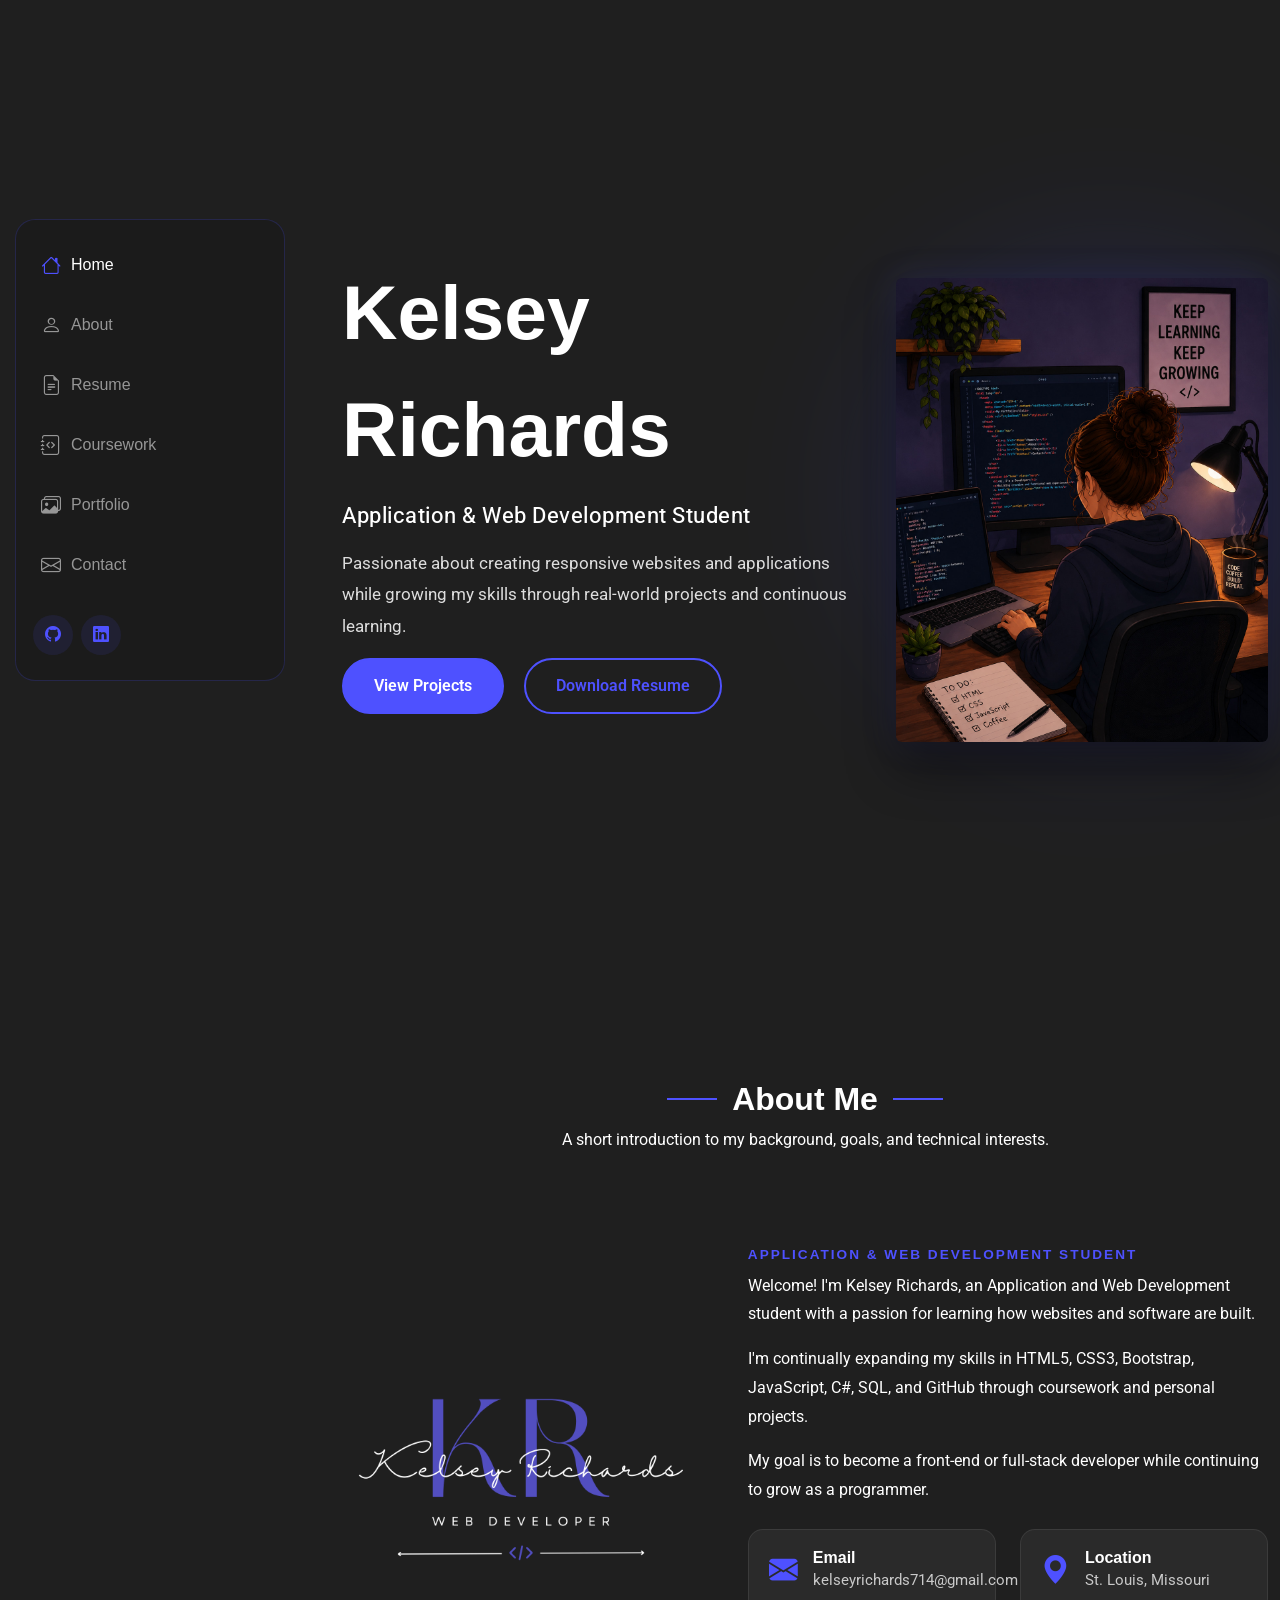
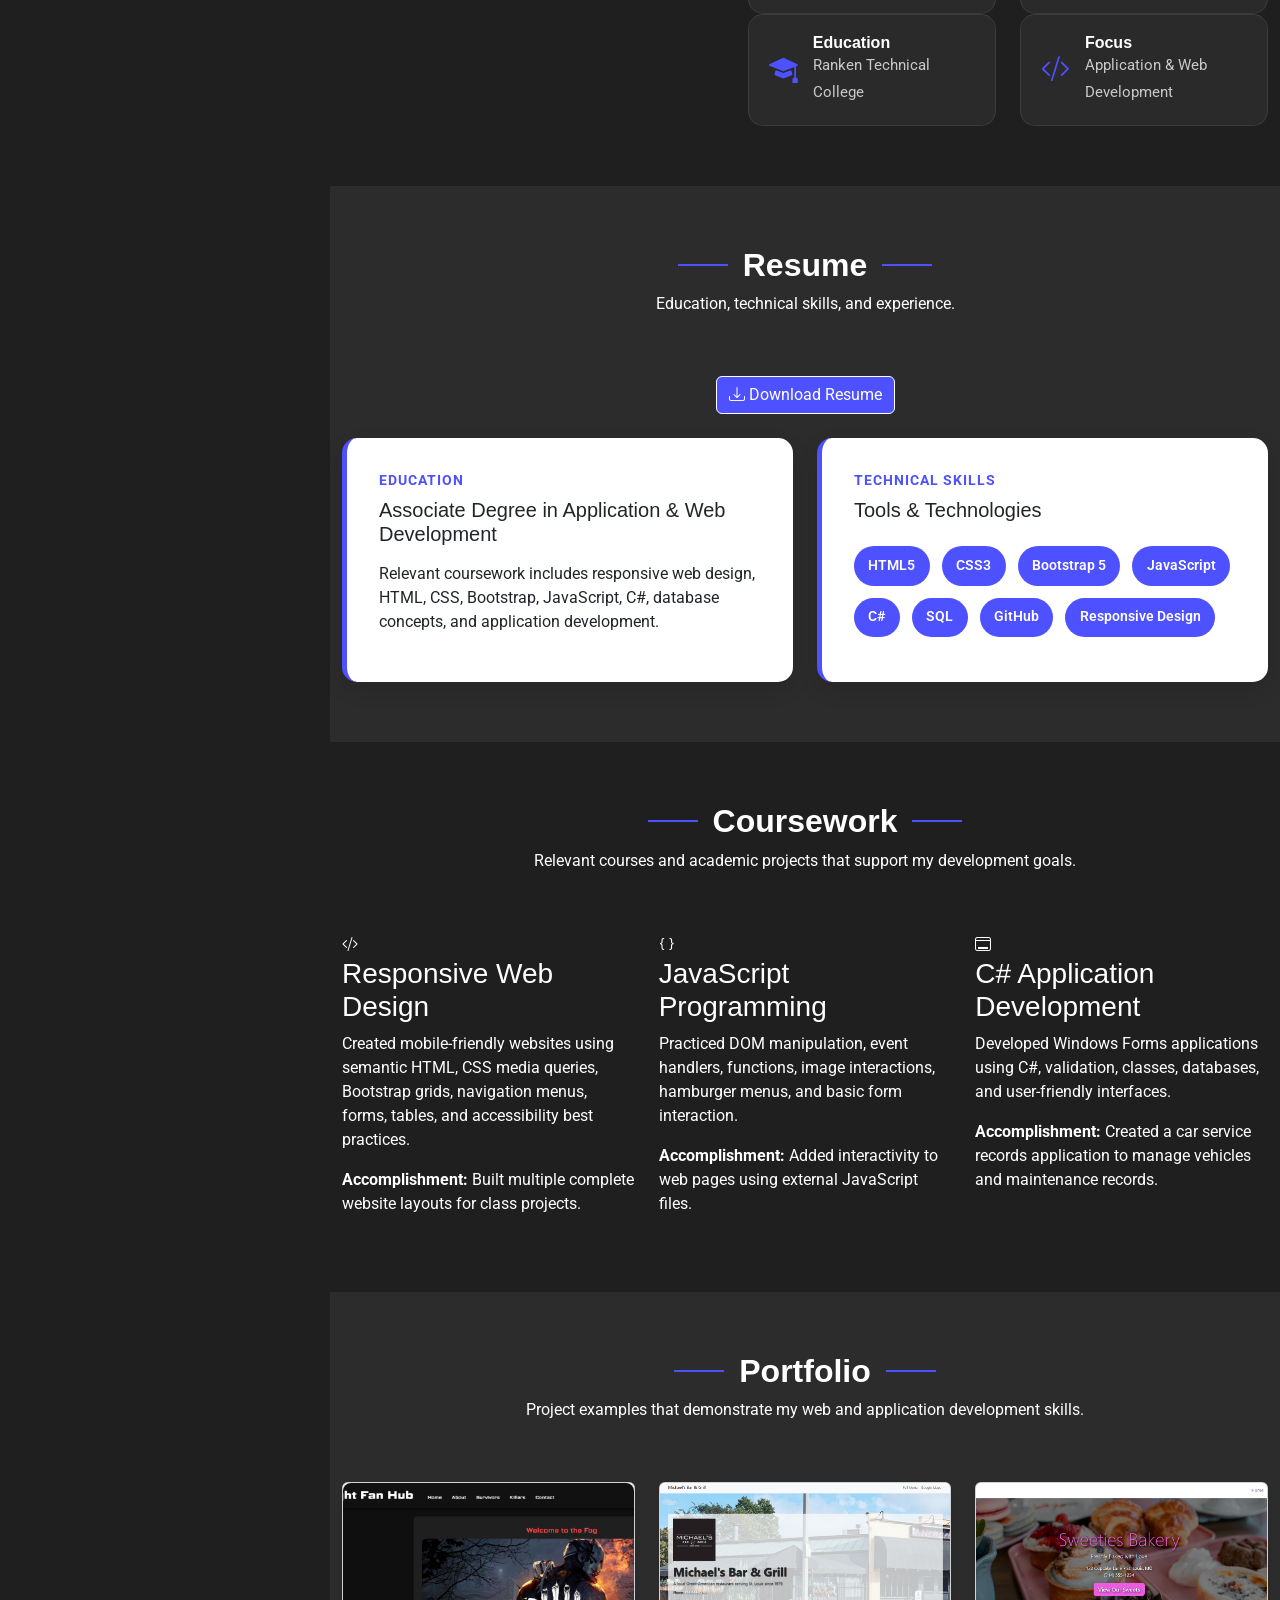
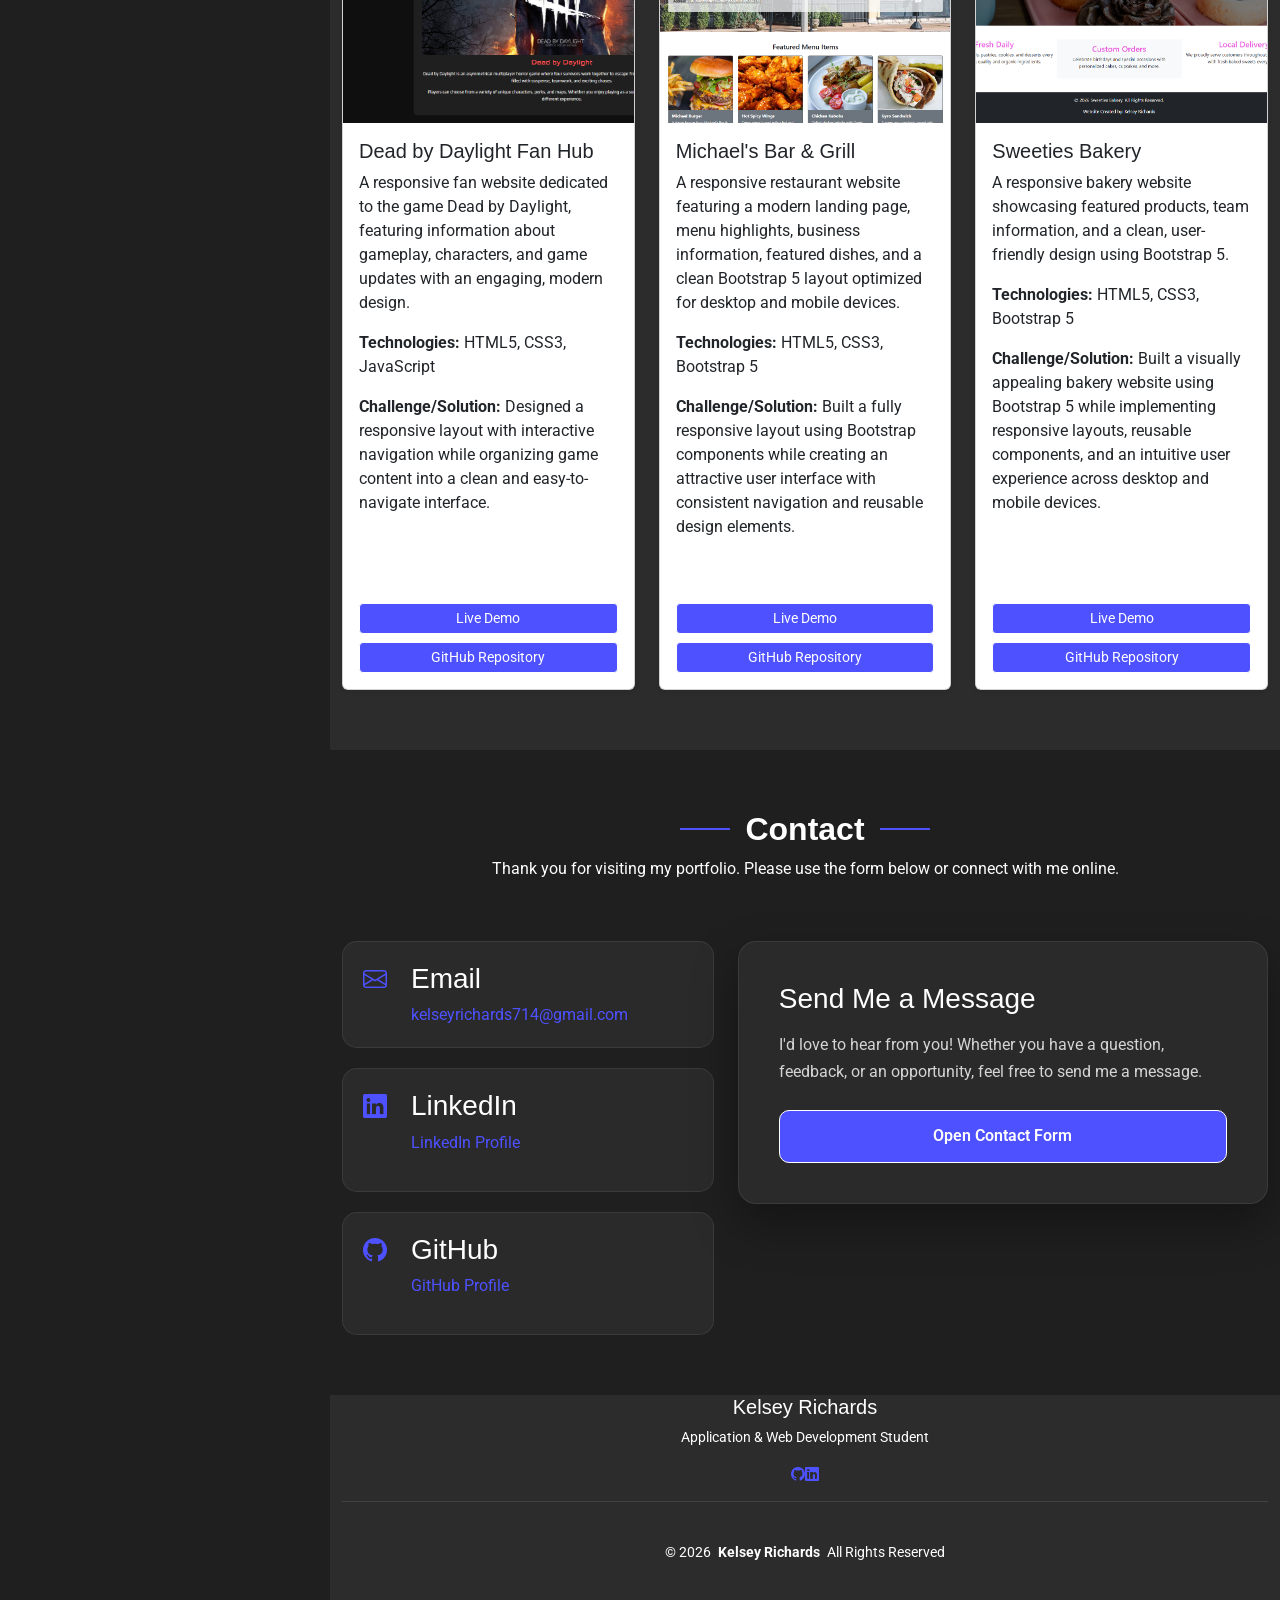
<file: index.html>
<!DOCTYPE html>

<!--
  Student Name: Kelsey Richards
  File Name: index.html
  Date: 07/01/2026
-->

<html lang="en">
<head>
  <meta charset="utf-8">
  <meta content="width=device-width, initial-scale=1.0" name="viewport">
  <title>Kelsey Richards | Web Developer</title>
  <meta name="description" content="Professional web portfolio for Kelsey Richards, an Application and Web Development student.">

  <!-- Favicons -->
  <link href="assets/img/favicon/favicon.ico" rel="icon">
  <link href="assets/img/favicon/apple-touch-icon.png" rel="apple-touch-icon">

  <!-- Fonts -->
  <link href="https://fonts.googleapis.com" rel="preconnect">
  <link href="https://fonts.gstatic.com" rel="preconnect" crossorigin>
  <link href="https://fonts.googleapis.com/css2?family=Roboto:wght@400;500;700&family=Raleway:wght@500;700;800&display=swap" rel="stylesheet">

  <!-- Vendor CSS Files -->
  <link href="assets/vendor/bootstrap/css/bootstrap.min.css" rel="stylesheet">
  <link href="assets/vendor/bootstrap-icons/bootstrap-icons.css" rel="stylesheet">
  <link href="assets/vendor/aos/aos.css" rel="stylesheet">
  <link href="assets/vendor/glightbox/css/glightbox.min.css" rel="stylesheet">
  <link href="assets/vendor/swiper/swiper-bundle.min.css" rel="stylesheet">

  <!-- Main CSS File -->
  <link href="assets/css/main.css" rel="stylesheet">
</head>

<body class="index-page">

  <!-- Header/Navigation -->
  <header id="header" class="header dark-background d-flex flex-column justify-content-center">
    <i class="header-toggle d-xl-none bi bi-list"></i>
    <div class="header-container d-flex flex-column align-items-start">
      <nav id="navmenu" class="navmenu">
        <ul>
          <li><a href="#hero" class="active"><i class="bi bi-house navicon"></i>Home</a></li>
          <li><a href="#about"><i class="bi bi-person navicon"></i>About</a></li>
          <li><a href="#resume"><i class="bi bi-file-earmark-text navicon"></i>Resume</a></li>
          <li><a href="#coursework"><i class="bi bi-journal-code navicon"></i>Coursework</a></li>
          <li><a href="#portfolio"><i class="bi bi-images navicon"></i>Portfolio</a></li>
          <li><a href="#contact"><i class="bi bi-envelope navicon"></i>Contact</a></li>
        </ul>
      </nav>
      <div class="social-links text-center">

        <a href="https://github.com/Kelsey-Richards" target="_blank" class="github"><i class="bi bi-github" aria-hidden="true"></i><span class="visually-hidden">GitHub profile</span></a>
        <a href="https://www.linkedin.com/in/kelsey-richards-147b7b164/" target="_blank" class="linkedin"><i class="bi bi-linkedin" aria-hidden="true"></i><span class="visually-hidden">LinkedIn profile</span></a>

      </div>
    </div>
  </header>

  <main class="main">

    <!-- Hero Section -->
    <section id="hero" class="hero section">
      <div class="container" data-aos="fade-up">
        <div class="row align-items-center min-vh-100">
          <div class="col-lg-7">

            <h1>Kelsey</h1>
            <h1>Richards</h1>

            <p class="lead">Application &amp; Web Development Student</p>

            <p class="description">Passionate about creating responsive websites and applications while growing my skills through real-world projects and continuous learning.</p>

            <div class="hero-actions">

              <a href="#portfolio" class="btn btn-primary">View Projects</a>
              <a href="assets/files/resume.pdf" class="btn btn-outline" download>Download Resume</a>

            </div>
          </div>
          <div class="col-lg-5 text-center">
            <img src="assets/img/profile/desk.jpg" class="img-fluid rounded desk" alt="animated girl coding illustration placeholder">
          </div>
        </div>
      </div>
    </section>

    <!-- About Section -->
    <section id="about" class="about section">
      <div class="container section-title" data-aos="fade-up">
        <h2>About Me</h2>
        <p>A short introduction to my background, goals, and technical interests.</p>
      </div>
      <div class="container" data-aos="fade-up" data-aos-delay="100">
        <div class="row gy-5 gx-5 align-items-center">

          <div class="col-lg-5 text-center">
            <img src="assets/img/profile/logo.png" class="img-fluid logo" alt="kelsey richards logo placeholder">
          </div>

          <div class="col-lg-7">

            <h3 class="subtitle">Application &amp; Web Development Student</h3>
            <p>Welcome! I'm Kelsey Richards, an Application and Web Development student with a passion for learning how websites and software are built.</p>
            <p>I'm continually expanding my skills in HTML5, CSS3, Bootstrap, JavaScript, C#, SQL, and GitHub through coursework and personal projects.</p>
            <p>My goal is to become a front-end or full-stack developer while continuing to grow as a programmer.</p>

            <div class="row mt-4">

              <!-- Email -->
                <div class="col-md-6">
                  <div class="info-card">
                    <i class="bi bi-envelope-fill"></i>
                    <div>
                      <h6>Email</h6>
                      <p>kelseyrichards714@gmail.com</p>
                    </div>
                  </div>
                </div>

                <div class="col-md-6">
                  <div class="info-card">
                    <i class="bi bi-geo-alt-fill"></i>
                      <div>
                        <h6>Location</h6>
                        <p>St. Louis, Missouri</p>
                      </div>
                  </div>
                </div>

                <div class="col-md-6">
                  <div class="info-card">
                    <i class="bi bi-mortarboard-fill"></i>
                      <div>
                        <h6>Education</h6>
                        <p>Ranken Technical College</p>
                      </div>
                  </div>
                </div>

                <div class="col-md-6">
                  <div class="info-card">
                    <i class="bi bi-code-slash"></i>
                    <div>
                      <h6>Focus</h6>
                      <p>Application &amp; Web Development</p>
                    </div>
                  </div>
                </div>

              </div>
            </div>
          </div>
        </div>
    </section>

    <!-- Resume Section -->
    <section id="resume" class="resume section light-background">
      <div class="container section-title" data-aos="fade-up">
        <h2>Resume</h2>
        <p>Education, technical skills, and experience.</p>
      </div>
      <div class="container" data-aos="fade-up" data-aos-delay="100">
        <div class="text-center mb-4">
          <a href="assets/files/resume.pdf" class="btn btn-primary" download><i class="bi bi-download"></i> Download Resume</a>
        </div>
       <div class="row g-4">
          <div class="col-lg-6">
            <div class="resume-card h-100">
              <p class="section-label">Education</p>
              <h3>Associate Degree in Application &amp; Web Development</h3>
              <p>
                Relevant coursework includes responsive web design, HTML, CSS,
                Bootstrap, JavaScript, C#, database concepts, and application development.
              </p>
            </div>
          </div>

          <div class="col-lg-6">
            <div class="resume-card h-100">
              <p class="section-label">Technical Skills</p>
              <h3>Tools &amp; Technologies</h3>

              <div class="skill-badges">
                <span>HTML5</span>
                <span>CSS3</span>
                <span>Bootstrap 5</span>
                <span>JavaScript</span>
                <span>C#</span>
                <span>SQL</span>
                <span>GitHub</span>
                <span>Responsive Design</span>
              </div>
            </div>
          </div>
        </div>
      </div>
    </section>

    <!-- Coursework Section -->
    <section id="coursework" class="services section">
      <div class="container section-title" data-aos="fade-up">
        <h2>Coursework</h2>
        <p>Relevant courses and academic projects that support my development goals.</p>
      </div>
      <div class="container" data-aos="fade-up" data-aos-delay="100">
        <div class="row gy-4">
          <div class="col-lg-4 col-md-6">
            <div class="service-item h-100">
              <i class="bi bi-code-slash icon"></i>
              <h3>Responsive Web Design</h3>
              <p>Created mobile-friendly websites using semantic HTML, CSS media queries, Bootstrap grids, navigation menus, forms, tables, and accessibility best practices.</p>
              <p><strong>Accomplishment:</strong> Built multiple complete website layouts for class projects.</p>
            </div>
          </div>
          <div class="col-lg-4 col-md-6">
            <div class="service-item h-100">
              <i class="bi bi-braces icon"></i>
              <h3>JavaScript Programming</h3>
              <p>Practiced DOM manipulation, event handlers, functions, image interactions, hamburger menus, and basic form interaction.</p>
              <p><strong>Accomplishment:</strong> Added interactivity to web pages using external JavaScript files.</p>
            </div>
          </div>
          <div class="col-lg-4 col-md-6">
            <div class="service-item h-100">
              <i class="bi bi-window-desktop icon"></i>
              <h3>C# Application Development</h3>
              <p>Developed Windows Forms applications using C#, validation, classes, databases, and user-friendly interfaces.</p>
              <p><strong>Accomplishment:</strong> Created a car service records application to manage vehicles and maintenance records.</p>
            </div>
          </div>
        </div>
      </div>
    </section>

    <!-- Portfolio Section -->
    <section id="portfolio" class="portfolio section light-background">
      <div class="container section-title" data-aos="fade-up">
        <h2>Portfolio</h2>
        <p>Project examples that demonstrate my web and application development skills.</p>
      </div>
      <div class="container" data-aos="fade-up" data-aos-delay="100">
        <div class="row gy-4">
          <div class="col-lg-4 col-md-6 d-flex">
            <div class="card h-100 w-100 shadow-sm">

              <img src="assets/img/portfolio/dbd.png" class="card-img-top project-img" alt="Dead by Daylight Fan Hub screenshot placeholder">

              <div class="card-body d-flex flex-column">

                <h3 class="card-title h5">Dead by Daylight Fan Hub</h3>

                <p>
                  A responsive fan website dedicated to the game Dead by Daylight,
                  featuring information about gameplay, characters, and game updates
                  with an engaging, modern design.
                </p>

                <p>
                  <strong>Technologies:</strong> HTML5, CSS3, JavaScript
                </p>

                <p>
                  <strong>Challenge/Solution:</strong> Designed a responsive layout with
                  interactive navigation while organizing game content into a clean and easy-to-navigate interface.
                </p>

                <div class="d-grid gap-2 mt-auto pt-5">
                  <a href="https://kelsey-richards.github.io/Dead-by-Daylight-Fan-Hub/" target="_blank" rel="noopener noreferrer" class="btn btn-sm btn-primary">Live Demo</a>
                  <a href="https://github.com/Kelsey-Richards/Dead-by-Daylight-Fan-Hub" target="_blank" rel="noopener noreferrer" class="btn btn-sm btn-outline-primary">GitHub Repository</a>
                </div>

              </div>
            </div>
          </div>
          <div class="col-lg-4 col-md-6 d-flex">
            <div class="card h-100 w-100 shadow-sm">

              <img src="assets/img/portfolio/michaels.png" class="card-img-top project-img" alt="Restaurant landing page screenshot placeholder">

              <div class="card-body d-flex flex-column">

                <h3 class="card-title h5">Michael's Bar &amp; Grill</h3>

                <p>
                  A responsive restaurant website featuring a modern landing page,
                  menu highlights, business information, featured dishes, and a
                  clean Bootstrap 5 layout optimized for desktop and mobile devices.
                </p>

                <p>
                  <strong>Technologies:</strong> HTML5, CSS3, Bootstrap 5
                </p>

                <p>
                  <strong>Challenge/Solution:</strong> Built a fully responsive layout using
                  Bootstrap components while creating an attractive user interface with
                  consistent navigation and reusable design elements.
                </p>

                <div class="d-grid gap-2 mt-auto pt-5">
                  <a href="https://kelsey-richards.github.io/Michaels-Bar-And-Grill/" target="_blank" rel="noopener noreferrer" class="btn btn-sm btn-primary">Live Demo</a>
                  <a href="https://github.com/Kelsey-Richards/Michaels-Bar-And-Grill" target="_blank" rel="noopener noreferrer" class="btn btn-sm btn-outline-primary">GitHub Repository</a>
                </div>

              </div>
            </div>
          </div>
          <div class="col-lg-4 col-md-6 d-flex">
            <div class="card h-100 w-100 shadow-sm">

              <img src="assets/img/portfolio/sweeties-bakery.png" class="card-img-top project-img" alt="Sweeties Bakery screenshot placeholder">

              <div class="card-body d-flex flex-column">

                <h3 class="card-title h5">Sweeties Bakery</h3>

                <p>
                  A responsive bakery website showcasing featured products,
                  team information, and a clean, user-friendly design using Bootstrap 5.
                </p>

                <p>
                  <strong>Technologies:</strong> HTML5, CSS3, Bootstrap 5
                </p>

                <p>
                  <strong>Challenge/Solution:</strong> Built a visually appealing
                  bakery website using Bootstrap 5 while implementing responsive
                  layouts, reusable components, and an intuitive user experience
                  across desktop and mobile devices.
                </p>

                <div class="d-grid gap-2 mt-auto pt-5">
                  <a href="https://kelsey-richards.github.io/Sweeties-Bakery/" target="_blank" rel="noopener noreferrer" class="btn btn-sm btn-primary">Live Demo</a>
                  <a href="https://github.com/Kelsey-Richards/Sweeties-Bakery" target="_blank" rel="noopener noreferrer" class="btn btn-sm btn-outline-primary">GitHub Repository</a>
                </div>

              </div>
            </div>
          </div>
        </div>
      </div>
    </section>

    <!-- Contact Section -->
    <section id="contact" class="contact section">
      <div class="container section-title" data-aos="fade-up">

        <h2>Contact</h2>

        <p>Thank you for visiting my portfolio. Please use the form below or connect with me online.</p>

      </div>

      <div class="container" data-aos="fade-up" data-aos-delay="100">
        <div class="row gy-4">
          <div class="col-lg-5">
            <div class="info-item d-flex">
              <i class="bi bi-envelope flex-shrink-0"></i>

              <div>

                <h3>Email</h3>

                <a href="mailto:kelseyrichards714@gmail.com" target="_blank" rel="noopener noreferrer">kelseyrichards714@gmail.com</a>

              </div>

            </div>
            <div class="info-item d-flex">
              <i class="bi bi-linkedin flex-shrink-0"></i>

              <div>

                <h3>LinkedIn</h3>

                <p><a href="https://www.linkedin.com/in/kelsey-richards-147b7b164/" target="_blank" rel="noopener noreferrer">LinkedIn Profile</a></p>

              </div>

            </div>
            <div class="info-item d-flex">
              <i class="bi bi-github flex-shrink-0"></i>

              <div>

                <h3>GitHub</h3>

                <p><a href="https://github.com/Kelsey-Richards" target="_blank" rel="noopener noreferrer">GitHub Profile</a></p>

              </div>

            </div>
          </div>
          <div class="col-lg-7">

            <div class="contact-card">

              <h3>Send Me a Message</h3>

              <p>
                I'd love to hear from you! Whether you have a question,
                feedback, or an opportunity, feel free to send me a message.
              </p>

              <a href="https://form.jotform.com/261837722006051"
                target="_blank"
                rel="noopener noreferrer"
                class="btn btn-primary">
                Open Contact Form
              </a>

            </div>

          </div>
        </div>
      </div>
    </section>

  </main>

  <footer id="footer" class="footer position-relative light-background">

    <div class="container text-center">

      <h5 class="sitename">Kelsey Richards</h5>

      <p>Application &amp; Web Development Student</p>

      <div class="social-links d-flex justify-content-center">

        <a href="https://github.com/Kelsey-Richards" target="_blank" rel="noopener noreferrer"><i class="bi bi-github"></i><span class="visually-hidden">GitHub Profile</span></a>

        <a href="https://www.linkedin.com/in/kelsey-richards-147b7b164/"  target="_blank" rel="noopener noreferrer"><i class="bi bi-linkedin"></i><span class="visually-hidden">LinkedIn Profile</span></a>

      </div>

      <div class="copyright mt-3">
        <span>&copy; 2026</span> <strong class="px-1 sitename">Kelsey Richards</strong> <span>All Rights Reserved</span>
      </div>
    </div>
  </footer>

  <a href="#" id="scroll-top" class="scroll-top d-flex align-items-center justify-content-center"><i class="bi bi-arrow-up-short"></i><span class="visually-hidden">Scroll to top</span></a>

  <div id="preloader"></div>

  <!-- Vendor JS Files -->
  <script src="assets/vendor/bootstrap/js/bootstrap.bundle.min.js"></script>
  <script src="assets/vendor/php-email-form/validate.js"></script>
  <script src="assets/vendor/aos/aos.js"></script>
  <script src="assets/vendor/typed.js/typed.umd.js"></script>
  <script src="assets/vendor/purecounter/purecounter_vanilla.js"></script>
  <script src="assets/vendor/waypoints/noframework.waypoints.js"></script>
  <script src="assets/vendor/isotope-layout/isotope.pkgd.min.js"></script>
  <script src="assets/vendor/imagesloaded/imagesloaded.pkgd.min.js"></script>
  <script src="assets/vendor/glightbox/js/glightbox.min.js"></script>
  <script src="assets/vendor/swiper/swiper-bundle.min.js"></script>

  <!-- Main JS File -->
  <script src="assets/js/main.js"></script>

</body>
</html>
</file>
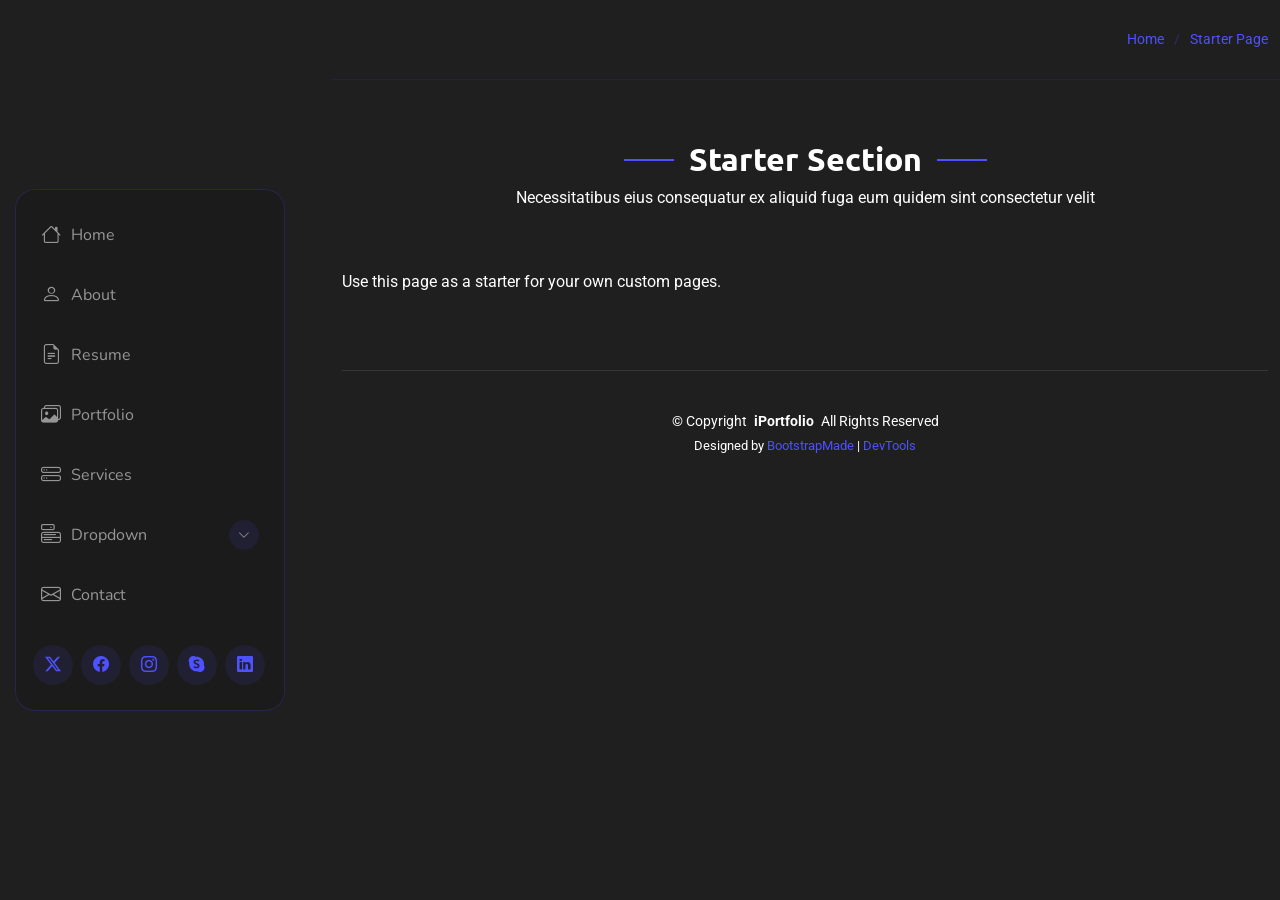
<file: starter-page.html>
<!DOCTYPE html>
<html lang="en">

<head>
  <meta charset="utf-8">
  <meta content="width=device-width, initial-scale=1.0" name="viewport">
  <title>Starter Page - SnapFolio Bootstrap Template</title>
  <meta name="description" content="">
  <meta name="keywords" content="">

  <!-- Favicons -->
  <link href="assets/img/favicon.png" rel="icon">
  <link href="assets/img/apple-touch-icon.png" rel="apple-touch-icon">

  <!-- Fonts -->
  <link href="https://fonts.googleapis.com" rel="preconnect">
  <link href="https://fonts.gstatic.com" rel="preconnect" crossorigin>
  <link href="https://fonts.googleapis.com/css2?family=Roboto:ital,wght@0,100;0,300;0,400;0,500;0,700;0,900;1,100;1,300;1,400;1,500;1,700;1,900&family=Ubuntu:ital,wght@0,300;0,400;0,500;0,700;1,300;1,400;1,500;1,700&family=Nunito:ital,wght@0,200;0,300;0,400;0,500;0,600;0,700;0,800;0,900;1,200;1,300;1,400;1,500;1,600;1,700;1,800;1,900&display=swap" rel="stylesheet">

  <!-- Vendor CSS Files -->
  <link href="assets/vendor/bootstrap/css/bootstrap.min.css" rel="stylesheet">
  <link href="assets/vendor/bootstrap-icons/bootstrap-icons.css" rel="stylesheet">
  <link href="assets/vendor/aos/aos.css" rel="stylesheet">
  <link href="assets/vendor/glightbox/css/glightbox.min.css" rel="stylesheet">
  <link href="assets/vendor/swiper/swiper-bundle.min.css" rel="stylesheet">

  <!-- Main CSS File -->
  <link href="assets/css/main.css" rel="stylesheet">

  <!-- =======================================================
  * Template Name: SnapFolio
  * Template URL: https://bootstrapmade.com/snapfolio-bootstrap-portfolio-template/
  * Updated: Jul 21 2025 with Bootstrap v5.3.7
  * Author: BootstrapMade.com
  * License: https://bootstrapmade.com/license/
  ======================================================== -->
</head>

<body class="starter-page-page">

  <header id="header" class="header dark-background d-flex flex-column justify-content-center">
    <i class="header-toggle d-xl-none bi bi-list"></i>

    <div class="header-container d-flex flex-column align-items-start">
      <nav id="navmenu" class="navmenu">
        <ul>
          <li><a href="#hero"><i class="bi bi-house navicon"></i>Home</a></li>
          <li><a href="#about"><i class="bi bi-person navicon"></i> About</a></li>
          <li><a href="#resume"><i class="bi bi-file-earmark-text navicon"></i> Resume</a></li>
          <li><a href="#portfolio"><i class="bi bi-images navicon"></i> Portfolio</a></li>
          <li><a href="#services"><i class="bi bi-hdd-stack navicon"></i> Services</a></li>
          <li class="dropdown"><a href="#"><i class="bi bi-menu-button navicon"></i> <span>Dropdown</span> <i class="bi bi-chevron-down toggle-dropdown"></i></a>
            <ul>
              <li><a href="#">Dropdown 1</a></li>
              <li class="dropdown"><a href="#"><span>Deep Dropdown</span> <i class="bi bi-chevron-down toggle-dropdown"></i></a>
                <ul>
                  <li><a href="#">Deep Dropdown 1</a></li>
                  <li><a href="#">Deep Dropdown 2</a></li>
                  <li><a href="#">Deep Dropdown 3</a></li>
                  <li><a href="#">Deep Dropdown 4</a></li>
                  <li><a href="#">Deep Dropdown 5</a></li>
                </ul>
              </li>
              <li><a href="#">Dropdown 2</a></li>
              <li><a href="#">Dropdown 3</a></li>
              <li><a href="#">Dropdown 4</a></li>
            </ul>
          </li>
          <li><a href="#contact"><i class="bi bi-envelope navicon"></i> Contact</a></li>
        </ul>
      </nav>

      <div class="social-links text-center">
        <a href="#" class="twitter"><i class="bi bi-twitter-x"></i></a>
        <a href="#" class="facebook"><i class="bi bi-facebook"></i></a>
        <a href="#" class="instagram"><i class="bi bi-instagram"></i></a>
        <a href="#" class="google-plus"><i class="bi bi-skype"></i></a>
        <a href="#" class="linkedin"><i class="bi bi-linkedin"></i></a>
      </div>

    </div>

  </header>

  <main class="main">

    <!-- Page Title -->
    <div class="page-title dark-background">
      <div class="container d-lg-flex justify-content-between align-items-center">
        <h1 class="mb-2 mb-lg-0">Starter Page</h1>
        <nav class="breadcrumbs">
          <ol>
            <li><a href="index.html">Home</a></li>
            <li class="current">Starter Page</li>
          </ol>
        </nav>
      </div>
    </div><!-- End Page Title -->

    <!-- Starter Section Section -->
    <section id="starter-section" class="starter-section section">

      <!-- Section Title -->
      <div class="container section-title" data-aos="fade-up">
        <h2>Starter Section</h2>
        <p>Necessitatibus eius consequatur ex aliquid fuga eum quidem sint consectetur velit</p>
      </div><!-- End Section Title -->

      <div class="container" data-aos="fade-up">
        <p>Use this page as a starter for your own custom pages.</p>
      </div>

    </section><!-- /Starter Section Section -->

  </main>

  <footer id="footer" class="footer position-relative">

    <div class="container">
      <div class="copyright text-center ">
        <p>© <span>Copyright</span> <strong class="px-1 sitename">iPortfolio</strong> <span>All Rights Reserved</span></p>
      </div>
      <div class="credits">
        <!-- All the links in the footer should remain intact. -->
        <!-- You can delete the links only if you've purchased the pro version. -->
        <!-- Licensing information: https://bootstrapmade.com/license/ -->
        <!-- Purchase the pro version with working PHP/AJAX contact form: [buy-url] -->
        Designed by <a href="https://bootstrapmade.com/">BootstrapMade</a> | <a href="https://bootstrapmade.com/tools/">DevTools</a>
      </div>
    </div>

  </footer>

  <!-- Scroll Top -->
  <a href="#" id="scroll-top" class="scroll-top d-flex align-items-center justify-content-center"><i class="bi bi-arrow-up-short"></i></a>

  <!-- Preloader -->
  <div id="preloader"></div>

  <!-- Vendor JS Files -->
  <script src="assets/vendor/bootstrap/js/bootstrap.bundle.min.js"></script>
  <script src="assets/vendor/php-email-form/validate.js"></script>
  <script src="assets/vendor/aos/aos.js"></script>
  <script src="assets/vendor/typed.js/typed.umd.js"></script>
  <script src="assets/vendor/purecounter/purecounter_vanilla.js"></script>
  <script src="assets/vendor/waypoints/noframework.waypoints.js"></script>
  <script src="assets/vendor/isotope-layout/isotope.pkgd.min.js"></script>
  <script src="assets/vendor/imagesloaded/imagesloaded.pkgd.min.js"></script>
  <script src="assets/vendor/glightbox/js/glightbox.min.js"></script>
  <script src="assets/vendor/swiper/swiper-bundle.min.js"></script>

  <!-- Main JS File -->
  <script src="assets/js/main.js"></script>

</body>

</html>
</file>
<file: assets/css/main.css>
/**
* Template Name: SnapFolio
* Template URL: https://bootstrapmade.com/snapfolio-bootstrap-portfolio-template/
* Updated: Jul 21 2025 with Bootstrap v5.3.7
* Author: BootstrapMade.com
* License: https://bootstrapmade.com/license/
*/

/*--------------------------------------------------------------
# Font & Color Variables
# Help: https://bootstrapmade.com/color-system/
--------------------------------------------------------------*/
/* Fonts */
:root {
  --default-font: "Roboto",  system-ui, -apple-system, "Segoe UI", Roboto, "Helvetica Neue", Arial, "Noto Sans", "Liberation Sans", sans-serif, "Apple Color Emoji", "Segoe UI Emoji", "Segoe UI Symbol", "Noto Color Emoji";
  --heading-font: "Ubuntu",  sans-serif;
  --nav-font: "Nunito",  sans-serif;
}

/* Global Colors - The following color variables are used throughout the website. Updating them here will change the color scheme of the entire website */
:root { 
  --background-color: #1f1f1f; /* Background color for the entire website, including individual sections */
  --default-color: #ffffff; /* Default color used for the majority of the text content across the entire website */
  --heading-color: #ffffff; /* Color for headings, subheadings and title throughout the website */
  --accent-color: #4e51ff; /* Accent color that represents your brand on the website. It's used for buttons, links, and other elements that need to stand out */
  --surface-color: #232323; /* The surface color is used as a background of boxed elements within sections, such as cards, icon boxes, or other elements that require a visual separation from the global background. */
  --contrast-color: #fff; /* Contrast color for text, ensuring readability against backgrounds of accent, heading, or default colors. */
}

/* Nav Menu Colors - The following color variables are used specifically for the navigation menu. They are separate from the global colors to allow for more customization options */
:root {
  --nav-color: rgba(236, 236, 236, 0.59);  /* The default color of the main navmenu links */
  --nav-hover-color: #ffffff; /* Applied to main navmenu links when they are hovered over or active */
  --nav-mobile-background-color: #f7ecec; /* Used as the background color for mobile navigation menu */
  --nav-dropdown-background-color: #fcf7f7; /* Used as the background color for dropdown items that appear when hovering over primary navigation items */
  --nav-dropdown-color: #ffffff; /* Used for navigation links of the dropdown items in the navigation menu. */
  --nav-dropdown-hover-color: #ececec; /* Similar to --nav-hover-color, this color is applied to dropdown navigation links when they are hovered over. */
}

/* Color Presets - These classes override global colors when applied to any section or element, providing reuse of the sam color scheme. */

.light-background {
  --background-color: #2c2c2c;
  --surface-color: #323232;
}

.dark-background {
  --background-color: #040b14;
  --default-color: #4e51ff;
  --heading-color: #ffffff00;
  --surface-color: #151f2b;
  --contrast-color: #ffffff;
}

/* Smooth scroll */
:root {
  scroll-behavior: smooth;
}

/*--------------------------------------------------------------
# General Styling & Shared Classes
--------------------------------------------------------------*/
body {
  color: var(--default-color);
  background-color: var(--background-color);
  font-family: var(--default-font);
}

a {
  color: var(--accent-color);
  text-decoration: none;
  transition: 0.3s;
}

a:hover {
  color: color-mix(in srgb, var(--accent-color), transparent 25%);
  text-decoration: none;
}

h1,
h2,
h3,
h4,
h5,
h6 {
  color: var(--heading-color);
  font-family: var(--heading-font);
}

/* PHP Email Form Messages
------------------------------*/
.php-email-form .error-message {
  display: none;
  background: #df1529;
  color: #ffffff;
  text-align: left;
  padding: 15px;
  margin-bottom: 24px;
  font-weight: 600;
}

.php-email-form .sent-message {
  display: none;
  color: #ffffff;
  background: #059652;
  text-align: center;
  padding: 15px;
  margin-bottom: 24px;
  font-weight: 600;
}

.php-email-form .loading {
  display: none;
  background: var(--surface-color);
  text-align: center;
  padding: 15px;
  margin-bottom: 24px;
}

.php-email-form .loading:before {
  content: "";
  display: inline-block;
  border-radius: 50%;
  width: 24px;
  height: 24px;
  margin: 0 10px -6px 0;
  border: 3px solid var(--accent-color);
  border-top-color: var(--surface-color);
  animation: php-email-form-loading 1s linear infinite;
}

@keyframes php-email-form-loading {
  0% {
    transform: rotate(0deg);
  }

  100% {
    transform: rotate(360deg);
  }
}

/*--------------------------------------------------------------
# Global Header
--------------------------------------------------------------*/
.header {
  --background-color: #1b1b1b;
  --contrast-color: #444444;
  color: var(--default-color);
  position: fixed;
  top: 0;
  left: 0;
  bottom: 0;
  padding: 0 15px;
  width: 300px;
  transition: all ease-in-out 0.3s;
  overflow-y: auto;
  z-index: 997;
}

.header .header-container {
  border-radius: 20px;
  padding: 15px;
  background-color: var(--background-color);
  border: 1px solid color-mix(in srgb, var(--default-color), transparent 80%);
}

.header .social-links {
  margin: 0 0 10px 0;
}

.header .social-links a {
  font-size: 16px;
  display: inline-flex;
  align-items: center;
  justify-content: center;
  background: color-mix(in srgb, var(--default-color), transparent 90%);
  color: var(--default-color);
  margin: 0 2px;
  border-radius: 50%;
  text-align: center;
  width: 40px;
  height: 40px;
  transition: 0.3s;
}

.header .social-links a:hover {
  color: var(--contrast-color);
  background: var(--accent-color);
}

@media (min-width: 1200px) {

  .header~main,
  .header~#footer {
    margin-left: 330px;
  }
}

@media (max-width: 1199px) {
  .header {
    left: -100%;
  }
}

.header.header-show {
  left: 0;
}

.header .header-toggle {
  color: var(--contrast-color);
  background-color: var(--accent-color);
  font-size: 22px;
  display: flex;
  align-items: center;
  justify-content: center;
  width: 40px;
  height: 40px;
  border-radius: 50%;
  cursor: pointer;
  position: fixed;
  top: 15px;
  right: 15px;
  z-index: 9999;
  transition: background-color 0.3s;
}

.header .header-toggle:hover {
  color: var(--contrast-color);
  background-color: color-mix(in srgb, var(--accent-color) 90%, white 15%);
}

/*--------------------------------------------------------------
# Navigation Menu
--------------------------------------------------------------*/
.mobile-nav-toggle {
  display: none;
}

.navmenu {
  padding: 0;
  z-index: 9997;
  width: 100%;
}

.navmenu ul {
  list-style: none;
  padding: 0 0 20px 0;
  margin: 0;
}

.navmenu a,
.navmenu a:focus {
  color: var(--nav-color);
  padding: 15px 10px;
  font-family: var(--nav-font);
  font-size: 16px;
  font-weight: 400;
  display: flex;
  align-items: center;
  white-space: nowrap;
  transition: 0.3s;
  width: 100%;
}

.navmenu a .navicon,
.navmenu a:focus .navicon {
  font-size: 20px;
  margin-right: 10px;
}

.navmenu a .toggle-dropdown,
.navmenu a:focus .toggle-dropdown {
  font-size: 12px;
  line-height: 0;
  margin-left: auto;
  width: 30px;
  height: 30px;
  display: flex;
  align-items: center;
  justify-content: center;
  border-radius: 50%;
  transition: 0.3s;
  flex-shrink: 0;
  background-color: color-mix(in srgb, var(--accent-color), transparent 90%);
}

.navmenu a .toggle-dropdown:hover,
.navmenu a:focus .toggle-dropdown:hover {
  background-color: var(--accent-color);
  color: var(--contrast-color);
}

.navmenu a:hover,
.navmenu .active,
.navmenu .active:focus {
  color: var(--nav-hover-color);
}

.navmenu a:hover .navicon,
.navmenu .active .navicon,
.navmenu .active:focus .navicon {
  color: var(--accent-color);
}

.navmenu .active .toggle-dropdown,
.navmenu .active:focus .toggle-dropdown {
  background-color: var(--accent-color);
  color: var(--contrast-color);
  transform: rotate(180deg);
}

.navmenu .dropdown {
  display: block;
}

.navmenu .dropdown a,
.navmenu .dropdown a:focus {
  color: --nav-dropdown-color;
}

.navmenu .dropdown a:hover,
.navmenu .dropdown .active,
.navmenu .dropdown .active:focus {
  color: var(--nav-dropdown-hover-color);
}

.navmenu .dropdown ul {
  position: static;
  display: none;
  z-index: 99;
  padding: 5px 10px;
  margin: 5px 10px;
  background-color: var(--nav-dropdown-background-color);
  border: 1px solid color-mix(in srgb, var(--default-color), transparent 90%);
  box-shadow: none;
  transition: all 0.5s ease-in-out;
}

.navmenu .dropdown ul ul {
  background-color: rgba(33, 37, 41, 0.1);
}

.navmenu .dropdown>.dropdown-active {
  display: block;
  background-color: rgba(33, 37, 41, 0.03);
}

/*--------------------------------------------------------------
# Global Footer
--------------------------------------------------------------*/
.footer {
  color: var(--default-color);
  background-color: var(--background-color);
  font-size: 14px;
  padding: 0 0 40px 0;
  position: relative;
}

.footer .copyright {
  padding-top: 40px;
  border-top: 1px solid color-mix(in srgb, var(--default-color), transparent 90%);
}

.footer .copyright p {
  margin-bottom: 0;
}

.footer .credits {
  margin-top: 4px;
  font-size: 13px;
  text-align: center;
}

/*--------------------------------------------------------------
# Preloader
--------------------------------------------------------------*/
#preloader {
  position: fixed;
  inset: 0;
  z-index: 999999;
  overflow: hidden;
  background: var(--background-color);
  transition: all 0.6s ease-out;
}

#preloader:before {
  content: "";
  position: fixed;
  top: calc(50% - 30px);
  left: calc(50% - 30px);
  border: 6px solid #ffffff;
  border-color: var(--accent-color) transparent var(--accent-color) transparent;
  border-radius: 50%;
  width: 60px;
  height: 60px;
  animation: animate-preloader 1.5s linear infinite;
}

@keyframes animate-preloader {
  0% {
    transform: rotate(0deg);
  }

  100% {
    transform: rotate(360deg);
  }
}

/*--------------------------------------------------------------
# Scroll Top Button
--------------------------------------------------------------*/
.scroll-top {
  position: fixed;
  visibility: hidden;
  opacity: 0;
  right: 15px;
  bottom: -15px;
  z-index: 99999;
  background-color: var(--accent-color);
  width: 44px;
  height: 44px;
  border-radius: 50px;
  transition: all 0.4s;
}

.scroll-top i {
  font-size: 24px;
  color: var(--contrast-color);
  line-height: 0;
}

.scroll-top:hover {
  background-color: color-mix(in srgb, var(--accent-color), transparent 20%);
  color: var(--contrast-color);
}

.scroll-top.active {
  visibility: visible;
  opacity: 1;
  bottom: 15px;
}

/*--------------------------------------------------------------
# Disable aos animation delay on mobile devices
--------------------------------------------------------------*/
@media screen and (max-width: 768px) {
  [data-aos-delay] {
    transition-delay: 0 !important;
  }
}

/*--------------------------------------------------------------
# Global Page Titles & Breadcrumbs
--------------------------------------------------------------*/
.page-title {
  color: var(--default-color);
  padding: 25px 0 0 0;
  position: relative;
}

.page-title .container {
  border-bottom: 1px solid color-mix(in srgb, var(--default-color), transparent 90%);
  padding-bottom: 25px;
}

.page-title h1 {
  font-size: 24px;
  font-weight: 700;
}

.page-title .breadcrumbs ol {
  display: flex;
  flex-wrap: wrap;
  list-style: none;
  padding: 0;
  margin: 0;
  font-size: 14px;
  font-weight: 400;
}

.page-title .breadcrumbs ol li+li {
  padding-left: 10px;
}

.page-title .breadcrumbs ol li+li::before {
  content: "/";
  display: inline-block;
  padding-right: 10px;
  color: color-mix(in srgb, var(--default-color), transparent 70%);
}

/*--------------------------------------------------------------
# Global Sections
--------------------------------------------------------------*/
section,
.section {
  color: var(--default-color);
  background-color: var(--background-color);
  padding: 60px 0;
  overflow: clip;
}

/*--------------------------------------------------------------
# Global Section Titles
--------------------------------------------------------------*/
.section-title {
  text-align: center;
  padding-bottom: 60px;
  position: relative;
}

.section-title h2 {
  font-size: 32px;
  font-weight: 700;
  position: relative;
}

.section-title h2:before,
.section-title h2:after {
  content: "";
  width: 50px;
  height: 2px;
  background: var(--accent-color);
  display: inline-block;
}

.section-title h2:before {
  margin: 0 15px 10px 0;
}

.section-title h2:after {
  margin: 0 0 10px 15px;
}

.section-title p {
  margin-bottom: 0;
}

/*--------------------------------------------------------------
# Hero Section
--------------------------------------------------------------*/
.hero {
  min-height: 100vh;
  position: relative;
  overflow: hidden;
  display: flex;
  align-items: center;
}

.hero .background-elements {
  position: absolute;
  top: 0;
  left: 0;
  width: 100%;
  height: 100%;
  z-index: 1;
  overflow: hidden;
}

.hero .background-elements .bg-circle {
  position: absolute;
  border-radius: 50%;
  background: linear-gradient(45deg, color-mix(in srgb, var(--accent-color), transparent 90%), color-mix(in srgb, var(--accent-color), transparent 95%));
  animation: float 6s ease-in-out infinite;
}

.hero .background-elements .bg-circle.circle-1 {
  width: 300px;
  height: 300px;
  top: 10%;
  right: 10%;
  animation-delay: 0s;
}

.hero .background-elements .bg-circle.circle-2 {
  width: 200px;
  height: 200px;
  bottom: 20%;
  left: 5%;
  animation-delay: 2s;
}

.hero .hero-content {
  position: relative;
  width: 100%;
  z-index: 2;
}

.hero .container {
  position: relative;
  z-index: 3;
}

.hero .hero-text h1 {
  font-size: 72px;
  font-weight: 800;
  line-height: 1.1;
  margin-bottom: 15px;
  color: var(--heading-color);
}

.hero .hero-text h1 .accent-text {
  color: var(--accent-color);
  position: relative;
}

.hero .hero-text h1 .accent-text::after {
  content: "";
  position: absolute;
  bottom: -5px;
  left: 0;
  width: 100%;
  height: 3px;
  background: linear-gradient(90deg, var(--accent-color), color-mix(in srgb, var(--accent-color), transparent 50%));
}

.hero .hero-text h2 {
  font-size: 32px;
  font-weight: 600;
  color: var(--heading-color);
  margin-bottom: 10px;
}

.hero .hero-text .lead {
  font-size: 24px;
  margin-bottom: 20px;
  color: var(--default-color);
}

.hero .hero-text .lead span {
  color: var(--accent-color);
  font-weight: 600;
  border-bottom: 2px solid var(--accent-color);
  padding-bottom: 2px;
}

.hero .hero-text .description {
  font-size: 18px;
  line-height: 1.6;
  color: color-mix(in srgb, var(--default-color), transparent 20%);
  margin-bottom: 40px;
  max-width: 500px;
}

.hero .hero-actions {
  display: flex;
  gap: 20px;
  margin-bottom: 40px;
  flex-wrap: wrap;
}

.hero .hero-actions .btn {
  padding: 14px 30px;
  font-size: 16px;
  font-weight: 600;
  border-radius: 50px;
  text-decoration: none;
  transition: all 0.3s ease;
  border: 2px solid;
}

.hero .hero-actions .btn.btn-primary {
  background-color: var(--accent-color);
  color: var(--contrast-color);
  border-color: var(--accent-color);
}

.hero .hero-actions .btn.btn-primary:hover {
  background-color: color-mix(in srgb, var(--accent-color), black 10%);
  transform: translateY(-2px);
  box-shadow: 0 8px 25px color-mix(in srgb, var(--accent-color), transparent 70%);
}

.hero .hero-actions .btn.btn-outline {
  background-color: transparent;
  color: var(--accent-color);
  border-color: var(--accent-color);
}

.hero .hero-actions .btn.btn-outline:hover {
  background-color: var(--accent-color);
  color: var(--contrast-color);
  transform: translateY(-2px);
}

.hero .social-links {
  display: flex;
  gap: 20px;
}

.hero .social-links a {
  width: 50px;
  height: 50px;
  display: flex;
  align-items: center;
  justify-content: center;
  background-color: var(--surface-color);
  color: color-mix(in srgb, var(--default-color), transparent 40%);
  border-radius: 50%;
  font-size: 20px;
  transition: all 0.3s ease;
}

.hero .social-links a:hover {
  color: var(--contrast-color);
  background-color: var(--accent-color);
  transform: translateY(-3px);
  box-shadow: 0 8px 25px color-mix(in srgb, var(--accent-color), transparent 70%);
}

.hero .hero-visual {
  display: flex;
  justify-content: center;
  align-items: center;
  height: 100%;
}

.hero .hero-visual .profile-container {
  position: relative;
  width: 400px;
  height: 400px;
}

.hero .hero-visual .profile-container .profile-background {
  position: absolute;
  top: 15px;
  left: 15px;
  width: 100%;
  height: 100%;
  background: color-mix(in srgb, var(--accent-color), transparent 90%);
  border-radius: 30px;
  z-index: 1;
}

.hero .hero-visual .profile-container .profile-image {
  position: relative;
  width: 100%;
  height: 100%;
  object-fit: cover;
  border-radius: 30px;
  z-index: 2;
}

@keyframes float {

  0%,
  100% {
    transform: translateY(0px);
  }

  50% {
    transform: translateY(-20px);
  }
}

@keyframes floatIcon {

  0%,
  100% {
    transform: translateY(0px) rotate(0deg);
  }

  50% {
    transform: translateY(-10px) rotate(5deg);
  }
}

@media (max-width: 992px) {
  .hero .hero-text {
    text-align: center;
    margin-bottom: 50px;
  }

  .hero .hero-text h1 {
    font-size: 56px;
  }

  .hero .hero-text h2 {
    font-size: 28px;
  }

  .hero .hero-text .lead {
    font-size: 20px;
  }

  .hero .hero-visual .profile-container {
    width: 350px;
    height: 350px;
  }
}

@media (max-width: 768px) {
  .hero .hero-text h1 {
    font-size: 42px;
  }

  .hero .hero-text h2 {
    font-size: 24px;
  }

  .hero .hero-text .lead {
    font-size: 18px;
  }

  .hero .hero-text .description {
    font-size: 16px;
  }

  .hero .hero-actions {
    justify-content: center;
  }

  .hero .hero-actions .btn {
    padding: 12px 25px;
    font-size: 14px;
  }

  .hero .hero-visual .profile-container {
    width: 300px;
    height: 300px;
  }

  .hero .background-elements .bg-circle.circle-1 {
    width: 200px;
    height: 200px;
  }

  .hero .background-elements .bg-circle.circle-2 {
    width: 150px;
    height: 150px;
  }

  .hero .background-elements .bg-circle.circle-3 {
    width: 100px;
    height: 100px;
  }
}

/*--------------------------------------------------------------
# About Section
--------------------------------------------------------------*/
.about .profile-card {
  background: linear-gradient(135deg, var(--surface-color) 0%, color-mix(in srgb, var(--surface-color), var(--accent-color) 5%) 100%);
  border-radius: 2rem;
  padding: 2.5rem;
  text-align: center;
  box-shadow: 0 20px 40px rgba(0, 0, 0, 0.08);
  border: 1px solid color-mix(in srgb, var(--accent-color), transparent 90%);
  position: relative;
  overflow: hidden;
}

.about .profile-card::before {
  content: "";
  position: absolute;
  top: 0;
  left: 0;
  right: 0;
  height: 4px;
  background: linear-gradient(90deg, var(--accent-color), color-mix(in srgb, var(--accent-color), var(--heading-color) 30%));
}

@media (max-width: 991px) {
  .about .profile-card {
    margin-bottom: 3rem;
  }
}

.about .profile-header {
  position: relative;
  margin-bottom: 2rem;
}

.about .profile-header {
  width: 160px;
  height: 160px;
  margin: 0 auto 1.5rem;
  border-radius: 50%;
  overflow: hidden;
  border: 4px solid var(--accent-color);
  box-shadow: 0 10px 30px rgba(0, 0, 0, 0.15);
}

.about .profile-header .profile-image img {
  width: 100%;
  height: 100%;
  object-fit: cover;
}

.about .profile-header .profile-badge {
  position: absolute;
  bottom: 20px;
  right: calc(50% - 65px);
  width: 32px;
  height: 32px;
  background-color: var(--accent-color);
  border-radius: 50%;
  display: flex;
  align-items: center;
  justify-content: center;
  border: 3px solid var(--surface-color);
}

.about .profile-header .profile-badge i {
  color: var(--contrast-color);
  font-size: 14px;
}

.about .profile-content h3 {
  font-size: 1.5rem;
  font-weight: 700;
  margin-bottom: 0.5rem;
  color: var(--heading-color);
}

.about .profile-content .profession {
  color: var(--accent-color);
  font-weight: 500;
  margin-bottom: 2rem;
}

.about .contact-links {
  display: flex;
  flex-direction: column;
  gap: 1rem;
}

.about .contact-links .contact-item {
  display: flex;
  align-items: center;
  gap: 0.75rem;
  padding: 0.75rem 1rem;
  background-color: color-mix(in srgb, var(--surface-color), var(--background-color) 50%);
  border-radius: 0.75rem;
  text-decoration: none;
  color: var(--default-color);
  transition: all 0.3s;
  border: 1px solid color-mix(in srgb, var(--default-color), transparent 90%);
}

.about .contact-links .contact-item:hover {
  background-color: var(--accent-color);
  color: var(--contrast-color);
  transform: translateY(-2px);
  box-shadow: 0 5px 20px color-mix(in srgb, var(--accent-color), transparent 70%);
}

.about .contact-links .contact-item i {
  font-size: 1rem;
  width: 18px;
}

.about .about-content {
  padding-left: 3rem;
}

@media (max-width: 991px) {
  .about .about-content {
    padding-left: 0;
  }
}

.about .about-content .section-header {
  margin-bottom: 2rem;
}

.about .about-content .section-header .badge-text {
  display: inline-block;
  background: linear-gradient(135deg, var(--accent-color), color-mix(in srgb, var(--accent-color), var(--heading-color) 20%));
  color: var(--contrast-color);
  padding: 0.5rem 1.5rem;
  border-radius: 2rem;
  font-size: 0.875rem;
  font-weight: 600;
  letter-spacing: 0.5px;
  margin-bottom: 1.5rem;
}

.about .about-content .section-header h2 {
  font-size: 2.25rem;
  font-weight: 700;
  line-height: 1.3;
  margin: 0;
}

@media (max-width: 768px) {
  .about .about-content .section-header h2 {
    font-size: 1.875rem;
  }
}

.about .about-content .description {
  margin-bottom: 2.5rem;
}

.about .about-content .description p {
  font-size: 1.1rem;
  line-height: 1.7;
  color: color-mix(in srgb, var(--default-color), transparent 20%);
  margin-bottom: 1.5rem;
}

.about .about-content .description p:last-child {
  margin-bottom: 0;
}

.about .stats-grid {
  display: grid;
  grid-template-columns: repeat(3, 1fr);
  gap: 2rem;
  margin-bottom: 2.5rem;
  padding: 2rem;
  background-color: var(--surface-color);
  border-radius: 1.5rem;
  box-shadow: 0 10px 30px rgba(0, 0, 0, 0.05);
}

@media (max-width: 768px) {
  .about .stats-grid {
    grid-template-columns: 1fr;
    gap: 1.5rem;
    text-align: center;
  }
}

.about .stats-grid .stat-item {
  text-align: center;
}

.about .stats-grid .stat-item .stat-number {
  font-size: 2rem;
  font-weight: 700;
  color: var(--accent-color);
  display: block;
  margin-bottom: 0.5rem;
}

.about .stats-grid .stat-item .stat-label {
  font-size: 0.875rem;
  color: color-mix(in srgb, var(--default-color), transparent 40%);
  font-weight: 500;
}

.about .details-grid {
  margin-bottom: 2.5rem;
}

.about .details-grid .detail-row {
  display: grid;
  grid-template-columns: 1fr 1fr;
  gap: 2rem;
  margin-bottom: 1.5rem;
}

@media (max-width: 768px) {
  .about .details-grid .detail-row {
    grid-template-columns: 1fr;
    gap: 1rem;
  }
}

.about .details-grid .detail-row:last-child {
  margin-bottom: 0;
}

.about .details-grid .detail-item .detail-label {
  display: block;
  font-size: 0.875rem;
  color: color-mix(in srgb, var(--default-color), transparent 50%);
  margin-bottom: 0.5rem;
  font-weight: 500;
}

.about .details-grid .detail-item .detail-value {
  display: block;
  font-weight: 600;
  color: var(--heading-color);
  font-size: 1rem;
}

.about .cta-section {
  display: flex;
  gap: 1rem;
  flex-wrap: wrap;
}

.about .cta-section .btn {
  padding: 0.875rem 2rem;
  border-radius: 0.75rem;
  font-weight: 600;
  text-decoration: none;
  transition: all 0.3s;
  display: inline-flex;
  align-items: center;
  gap: 0.5rem;
  border: 2px solid transparent;
}

.about .cta-section .btn.btn-primary {
  background-color: var(--accent-color);
  color: var(--contrast-color);
}

.about .cta-section .btn.btn-primary:hover {
  background-color: color-mix(in srgb, var(--accent-color), black 15%);
  transform: translateY(-2px);
  box-shadow: 0 10px 30px color-mix(in srgb, var(--accent-color), transparent 60%);
}

.about .cta-section .btn.btn-outline {
  background-color: transparent;
  color: var(--default-color);
  border-color: color-mix(in srgb, var(--default-color), transparent 70%);
}

.about .cta-section .btn.btn-outline:hover {
  border-color: var(--accent-color);
  transform: translateY(-2px);
} 

.about p {
  line-height: 1.8;
}

.about .section-title {
    margin-bottom: 2rem;
}

.logo {
  max-width: 550px;
  width: 100%;
  height: auto;
  margin-top: -10px;
}

.subtitle{
    color:#4e51ff;
    text-transform:uppercase;
    letter-spacing:2px;
    font-weight:700;
    font-size:.85rem;
}

.info-card {
    display: flex;
    align-items: center;
    gap: 15px;

    padding: 18px 20px;

    background: rgba(255,255,255,.05);

    border: 1px solid rgba(255,255,255,.08);

    border-radius: 15px;

    transition: .3s;
}

.info-card:hover {
    transform: translateY(-5px);
    border-color: var(--accent-color);
}

.info-card i {
    font-size: 1.8rem;
    color: var(--accent-color);
}

.info-card h6 {
    margin: 0;
    color: white;
    font-weight: 700;
}

.info-card p {
    margin: 0;
    color: rgba(255,255,255,.75);
    font-size: .95rem;
}

/*--------------------------------------------------------------
# Stats Section
--------------------------------------------------------------*/
.stats .stats-wrapper {
  display: grid;
  grid-template-columns: repeat(4, 1fr);
  gap: 20px;
}

@media (max-width: 992px) {
  .stats .stats-wrapper {
    grid-template-columns: repeat(2, 1fr);
  }
}

@media (max-width: 576px) {
  .stats .stats-wrapper {
    grid-template-columns: 1fr;
  }
}

.stats .stats-item {
  background: linear-gradient(135deg, color-mix(in srgb, var(--surface-color), transparent 5%), var(--surface-color));
  border-radius: 15px;
  padding: 40px 20px;
  text-align: center;
  position: relative;
  transition: transform 0.3s ease, box-shadow 0.3s ease;
  box-shadow: 0 10px 30px rgba(0, 0, 0, 0.05);
  overflow: hidden;
}

.stats .stats-item:hover {
  transform: translateY(-10px);
  box-shadow: 0 15px 35px rgba(0, 0, 0, 0.1);
}

.stats .stats-item:hover .icon-wrapper {
  transform: scale(1.1);
}

.stats .stats-item:nth-child(1) .icon-wrapper {
  background-color: color-mix(in srgb, var(--accent-color), transparent 85%);
}

.stats .stats-item:nth-child(1) .icon-wrapper i {
  color: color-mix(in srgb, var(--accent-color), transparent 10%);
}

.stats .stats-item:nth-child(2) .icon-wrapper {
  background-color: color-mix(in srgb, #ff7e00, transparent 85%);
}

.stats .stats-item:nth-child(2) .icon-wrapper i {
  color: color-mix(in srgb, #ff7e00, transparent 10%);
}

.stats .stats-item:nth-child(3) .icon-wrapper {
  background-color: color-mix(in srgb, #00c875, transparent 85%);
}

.stats .stats-item:nth-child(3) .icon-wrapper i {
  color: color-mix(in srgb, #00c875, transparent 10%);
}

.stats .stats-item:nth-child(4) .icon-wrapper {
  background-color: color-mix(in srgb, #e83e8c, transparent 85%);
}

.stats .stats-item:nth-child(4) .icon-wrapper i {
  color: color-mix(in srgb, #e83e8c, transparent 10%);
}

.stats .stats-item .icon-wrapper {
  width: 80px;
  height: 80px;
  border-radius: 50%;
  display: flex;
  align-items: center;
  justify-content: center;
  margin: 0 auto 20px;
  transition: transform 0.3s ease;
}

.stats .stats-item .icon-wrapper i {
  font-size: 36px;
}

.stats .stats-item span {
  display: block;
  font-size: 48px;
  font-weight: 700;
  color: var(--heading-color);
  margin-bottom: 10px;
  line-height: 1;
  font-family: var(--heading-font);
}

.stats .stats-item p {
  color: var(--default-color);
  font-size: 18px;
  margin: 0;
  font-weight: 500;
  font-family: var(--heading-font);
  opacity: 0.8;
}

/*--------------------------------------------------------------
# Skills Section
--------------------------------------------------------------*/
.skills .skills-category {
  background-color: var(--surface-color);
  padding: 30px;
  border-radius: 8px;
  box-shadow: 0 0 20px rgba(0, 0, 0, 0.05);
  height: 100%;
  transition: transform 0.3s;
}

.skills .skills-category:hover {
  transform: translateY(-5px);
}

.skills .skills-category h3 {
  font-size: 24px;
  margin-bottom: 25px;
  position: relative;
  padding-bottom: 15px;
}

.skills .skills-category h3:after {
  content: "";
  position: absolute;
  bottom: 0;
  left: 0;
  width: 50px;
  height: 2px;
  background-color: var(--accent-color);
}

.skills .skill-item {
  margin-bottom: 25px;
}

.skills .skill-item:last-child {
  margin-bottom: 0;
}

.skills .skill-item h4 {
  font-size: 16px;
  margin-bottom: 8px;
}

.skills .skill-item .skill-percentage {
  font-size: 14px;
  color: color-mix(in srgb, var(--heading-color), transparent 30%);
}

.skills .skill-item .progress {
  height: 8px;
  background-color: color-mix(in srgb, var(--accent-color), transparent 90%);
  border-radius: 20px;
  overflow: hidden;
  position: relative;
}

.skills .skill-item .progress .progress-bar {
  background-color: var(--accent-color);
  transition: width 1.5s ease-in-out;
  width: 0;
  height: 100%;
  border-radius: 20px;
}

.skills .skill-item .skill-tooltip {
  font-size: 14px;
  color: color-mix(in srgb, var(--default-color), transparent 30%);
  margin-top: 8px;
  opacity: 0;
  transform: translateY(-5px);
  transition: all 0.3s;
}

.skills .skill-item:hover .skill-tooltip {
  opacity: 1;
  transform: translateY(0);
}

.skills .skill-box {
  background-color: var(--surface-color);
  padding: 25px 20px;
  border-radius: 8px;
  text-align: center;
  transition: all 0.3s;
  height: 100%;
  position: relative;
  overflow: hidden;
  box-shadow: 0 0 15px rgba(0, 0, 0, 0.05);
}

.skills .skill-box:hover {
  transform: translateY(-5px);
}

.skills .skill-box:hover i {
  color: var(--accent-color);
  transform: scale(1.1);
}

.skills .skill-box:hover .skill-tooltip {
  opacity: 1;
  transform: translateY(0);
}

.skills .skill-box i {
  font-size: 36px;
  color: color-mix(in srgb, var(--accent-color), transparent 20%);
  margin-bottom: 15px;
  display: inline-block;
  transition: all 0.3s;
}

.skills .skill-box h4 {
  font-size: 18px;
  margin-bottom: 10px;
}

.skills .skill-box .skill-tooltip {
  font-size: 14px;
  color: color-mix(in srgb, var(--default-color), transparent 30%);
  opacity: 0;
  transform: translateY(5px);
  transition: all 0.3s;
}

@media (max-width: 991.98px) {
  .skills .skills-category {
    margin-bottom: 30px;
  }

  .skills .skills-category:last-child {
    margin-bottom: 0;
  }
}

@media (max-width: 767.98px) {
  .skills .skill-box {
    margin-bottom: 20px;
  }

  .skills .skill-box:last-child {
    margin-bottom: 0;
  }
}

/*--------------------------------------------------------------
# Resume Section
--------------------------------------------------------------*/
.resume .resume-side {
  background-color: var(--surface-color);
  padding: 2rem;
  border-radius: 10px;
  box-shadow: 0 0 20px rgba(0, 0, 0, 0.1);
  height: 100%;
}

.resume .resume-side .profile-img {
  text-align: center;
}

.resume .resume-side .profile-img img {
  width: 200px;
  height: 200px;
  object-fit: cover;
  border: 5px solid color-mix(in srgb, var(--accent-color), transparent 85%);
  border-radius: 50%;
}

.resume .resume-side h3 {
  font-size: 1.5rem;
  margin-bottom: 1rem;
  color: var(--heading-color);
  font-weight: 600;
}

.resume .resume-side .contact-info li {
  margin-bottom: 1rem;
  color: var(--default-color);
}

.resume .resume-side .contact-info li i {
  width: 25px;
  color: var(--accent-color);
  margin-right: 0.5rem;
}

.resume .resume-side .skill-item {
  margin-bottom: 1.5rem;
}

.resume .resume-side .skill-item span {
  font-size: 0.9rem;
  color: var(--default-color);
}

.resume .resume-side .skill-item .progress {
  height: 8px;
  background-color: color-mix(in srgb, var(--accent-color), transparent 90%);
  border-radius: 4px;
  margin-top: 0.5rem;
}

.resume .resume-side .skill-item .progress .progress-bar {
  background-color: var(--accent-color);
  width: 0;
  transition: width 1s ease;
}

.resume .resume-section {
  margin-bottom: 3rem;
}

.resume .resume-section h3 {
  font-size: 1.75rem;
  margin-bottom: 1.5rem;
  color: var(--heading-color);
  font-weight: 600;
}

.resume .resume-section h3 i {
  color: var(--accent-color);
}

.resume .resume-section .resume-item {
  padding-left: 1.5rem;
  border-left: 2px solid color-mix(in srgb, var(--accent-color), transparent 80%);
  margin-bottom: 2rem;
  position: relative;
}

.resume .resume-section .resume-item:before {
  content: "";
  position: absolute;
  width: 16px;
  height: 16px;
  border-radius: 50%;
  left: -9px;
  top: 0;
  background: var(--accent-color);
}

.resume .resume-section .resume-item h4 {
  font-size: 1.2rem;
  margin-bottom: 0.5rem;
  color: var(--heading-color);
  font-weight: 600;
}

.resume .resume-section .resume-item h5 {
  font-size: 1rem;
  margin-bottom: 0.5rem;
  color: var(--accent-color);
}

.resume .resume-section .resume-item .company {
  font-size: 0.95rem;
  margin-bottom: 1rem;
  color: var(--heading-color);
}

.resume .resume-section .resume-item .company i {
  margin-right: 0.5rem;
}

.resume .resume-section .resume-item ul {
  padding-left: 1.2rem;
}

.resume .resume-section .resume-item ul li {
  margin-bottom: 0.5rem;
  color: var(--default-color);
}

.resume .resume-section .resume-item p {
  color: var(--default-color);
  margin-bottom: 0;
}

.resume-card {
  background: #ffffff;
  padding: 2rem;
  border-radius: 15px;
  border-left: 5px solid #4e51ff;
  box-shadow: 0 8px 20px rgba(0, 0, 0, 0.12);
}

.resume-card h3 {
  font-size: 1.25rem;
  margin-bottom: 1rem;
}

.section-label {
  color: #f1f8f0;
  font-weight: 700;
  text-transform: uppercase;
  letter-spacing: 1px;
  font-size: 0.85rem;
  margin-bottom: 0.5rem;
}

.skill-badges {
  display: flex;
  flex-wrap: wrap;
  gap: 0.75rem;
  margin-top: 1.5rem;
}

.skill-badges span {
  background: #4e51ff;
  color: white;
  padding: 0.55rem 0.9rem;
  border-radius: 50px;
  font-size: 0.9rem;
  font-weight: 600;
}

.resume-card h3 {
  color: #212529;
}

.resume-card p {
  color: #212529;
}

.resume-card .section-label {
  color: #4e51ff;
}

@media (max-width: 991.98px) {
  .resume .resume-side {
    margin-bottom: 2rem;
  }
}

/*--------------------------------------------------------------
# Portfolio Section
--------------------------------------------------------------*/
@media (max-width: 991px) {
  .portfolio .filter-sidebar {
    margin-bottom: 30px;
  }
}

.portfolio .filters-wrapper {
  background-color: color-mix(in srgb, var(--surface-color), var(--default-color) 3%);
  padding: 30px;
  border-radius: 10px;
  box-shadow: 0 5px 25px rgba(0, 0, 0, 0.05);
}

@media (max-width: 991px) {
  .portfolio .filters-wrapper {
    padding: 20px;
  }
}

.portfolio .portfolio-filters {
  padding: 0;
  margin: 0;
  list-style: none;
  display: flex;
  flex-direction: column;
  gap: 10px;
}

@media (max-width: 991px) {
  .portfolio .portfolio-filters {
    flex-direction: row;
    flex-wrap: wrap;
    justify-content: center;
  }
}

.portfolio .portfolio-filters li {
  cursor: pointer;
  padding: 12px 20px;
  font-size: 16px;
  font-weight: 500;
  line-height: 1;
  color: var(--default-color);
  transition: all 0.3s ease-in-out;
  border-radius: 6px;
  background: transparent;
  position: relative;
  border-left: 3px solid transparent;
}

@media (max-width: 991px) {
  .portfolio .portfolio-filters li {
    padding: 8px 16px;
    border: 1px solid color-mix(in srgb, var(--accent-color), transparent 80%);
    border-left-width: 3px;
  }
}

.portfolio .portfolio-filters li:hover {
  color: var(--accent-color);
  background-color: color-mix(in srgb, var(--accent-color), transparent 90%);
  border-left-color: color-mix(in srgb, var(--accent-color), transparent 50%);
}

.portfolio .portfolio-filters li.filter-active {
  color: var(--accent-color);
  background-color: color-mix(in srgb, var(--accent-color), transparent 90%);
  border-left-color: var(--accent-color);
  font-weight: 600;
}

.portfolio .portfolio-wrap {
  transition: 0.4s;
  position: relative;
  overflow: hidden;
  border-radius: 12px;
  box-shadow: 0 5px 20px rgba(0, 0, 0, 0.08);
  height: 100%;
}

.portfolio .portfolio-wrap img {
  transition: transform 0.6s cubic-bezier(0.215, 0.61, 0.355, 1);
  width: 100%;
  height: 350px;
  object-fit: cover;
}

.portfolio .portfolio-wrap .portfolio-info {
  position: absolute;
  bottom: 0;
  left: 0;
  right: 0;
  padding: 25px;
  background: linear-gradient(to top, rgba(0, 0, 0, 0.8) 0%, rgba(0, 0, 0, 0.4) 60%, rgba(0, 0, 0, 0) 100%);
  z-index: 3;
  transition: all 0.4s cubic-bezier(0.215, 0.61, 0.355, 1);
  transform: translateY(20px);
  opacity: 0;
}

.portfolio .portfolio-wrap .portfolio-info .content {
  transition: all 0.4s cubic-bezier(0.215, 0.61, 0.355, 1);
  transform: translateY(20px);
}

.portfolio .portfolio-wrap .portfolio-info .category {
  display: inline-block;
  color: var(--accent-color);
  font-size: 14px;
  font-weight: 500;
  text-transform: uppercase;
  letter-spacing: 1px;
  margin-bottom: 8px;
}

.portfolio .portfolio-wrap .portfolio-info h4 {
  font-size: 20px;
  color: var(--contrast-color);
  font-weight: 700;
  margin-bottom: 15px;
}

.portfolio .portfolio-wrap .portfolio-info .portfolio-links {
  display: flex;
  gap: 12px;
}

.portfolio .portfolio-wrap .portfolio-info .portfolio-links a {
  color: var(--contrast-color);
  width: 40px;
  height: 40px;
  display: flex;
  align-items: center;
  justify-content: center;
  background-color: color-mix(in srgb, var(--accent-color), transparent 30%);
  border-radius: 50%;
  font-size: 18px;
  transition: 0.3s;
}

.portfolio .portfolio-wrap .portfolio-info .portfolio-links a:hover {
  background-color: var(--accent-color);
  transform: translateY(-3px);
}

.portfolio .portfolio-wrap:hover {
  transform: translateY(-5px);
}

.portfolio .portfolio-wrap:hover img {
  transform: scale(1.08);
}

.portfolio .portfolio-wrap:hover .portfolio-info {
  transform: translateY(0);
  opacity: 1;
}

.portfolio .portfolio-wrap:hover .portfolio-info .content {
  transform: translateY(0);
}

/*--------------------------------------------------------------
# Services Section
--------------------------------------------------------------*/
.services .service-header {
  margin-bottom: 60px;
}

.services .service-header .service-intro .service-heading {
  font-size: 48px;
  margin-bottom: 0;
  font-weight: 700;
  line-height: 1.2;
  color: var(--heading-color);
}

.services .service-header .service-intro .service-heading div {
  display: block;
  position: relative;
}

.services .service-header .service-intro .service-heading span {
  display: block;
  color: var(--accent-color);
}

@media (max-width: 992px) {
  .services .service-header .service-intro .service-heading {
    font-size: 36px;
  }
}

@media (max-width: 768px) {
  .services .service-header .service-intro .service-heading {
    font-size: 30px;
    margin-bottom: 20px;
  }
}

.services .service-header .service-summary p {
  margin-bottom: 25px;
  color: var(--default-color);
}

.services .service-header .service-summary .service-btn {
  display: inline-flex;
  align-items: center;
  padding: 12px 30px;
  background-color: var(--accent-color);
  color: var(--contrast-color);
  border-radius: 4px;
  font-weight: 500;
  transition: all 0.3s ease;
}

.services .service-header .service-summary .service-btn i {
  margin-left: 10px;
  transition: transform 0.3s ease;
}

.services .service-header .service-summary .service-btn:hover {
  background-color: color-mix(in srgb, var(--accent-color), transparent 15%);
  color: var(--contrast-color);
}

.services .service-header .service-summary .service-btn:hover i {
  transform: translateX(5px);
}

@media (max-width: 992px) {
  .services .service-header .service-summary {
    margin-top: 30px;
  }
}

.services .service-card {
  padding: 40px 40px 40px 40px;
  margin-bottom: 30px;
  border: 2px solid color-mix(in srgb, var(--accent-color), transparent 90%);
  transition: all 0.3s ease;
}

.services .service-card .service-icon {
  margin-bottom: 25px;
  background-color: color-mix(in srgb, var(--accent-color), transparent 90%);
  display: inline-flex;
  align-items: center;
  justify-content: center;
  border-radius: 10px;
  width: 64px;
  height: 64px;
}

.services .service-card .service-icon i {
  font-size: 32px;
  color: var(--accent-color);
  transition: all 0.3s ease;
}

.services .service-card h3 {
  font-size: 28px;
  margin-bottom: 15px;
  font-weight: 700;
}

.services .service-card h3 a {
  color: var(--heading-color);
  transition: color 0.3s ease;
}

.services .service-card h3 a span {
  display: block;
}

.services .service-card h3 a:hover {
  color: var(--accent-color);
}

.services .service-card p {
  color: var(--default-color);
  transition: color 0.3s ease;
  margin-bottom: 0;
}

.services .service-card .card-action {
  position: absolute;
  top: 0;
  right: 0;
  width: 80px;
  height: 80px;
  display: flex;
  align-items: center;
  justify-content: center;
  background-color: var(--accent-color);
  opacity: 0;
  visibility: hidden;
  transform: translateY(20px);
  transition: all 0.3s ease;
}

.services .service-card .card-action i {
  font-size: 24px;
  color: var(--contrast-color);
  transition: transform 0.3s ease;
}

.services .service-card .card-action:hover i {
  transform: rotate(45deg);
}

.services .service-card::before {
  content: "";
  position: absolute;
  top: 0;
  left: 0;
  right: 0;
  bottom: 0;
  background-color: var(--surface-color);
  clip-path: polygon(70% 0, 100% 30%, 100% 100%, 0 100%, 0 0);
  z-index: -1;
  opacity: 0;
  visibility: hidden;
  transition: all 0.3s ease;
}

.services .service-card:hover {
  border-color: transparent;
}

.services .service-card:hover::before {
  opacity: 1;
  visibility: visible;
  background-color: color-mix(in srgb, var(--accent-color), transparent 90%);
}

.services .service-card:hover h3 a {
  color: var(--accent-color);
}

.services .service-card:hover h3 a:hover {
  color: var(--accent-color);
}

.services .service-card:hover p {
  color: color-mix(in srgb, var(--default-color), transparent 20%);
}

.services .service-card:hover .card-action {
  opacity: 1;
  visibility: visible;
  transform: translateY(0);
}

.services .service-card:hover .service-icon i {
  transform: scale(1.1);
}

@media (max-width: 768px) {
  .services .service-card {
    padding: 150px 25px 25px;
  }

  .services .service-card h3 {
    font-size: 24px;
  }

  .services .service-card .service-icon {
    position: absolute;
    top: 40px;
    left: 25px;
  }
}

@media (max-width: 768px) {
  .services {
    padding: 70px 0 50px;
  }
}

/*--------------------------------------------------------------
# Testimonials Section
--------------------------------------------------------------*/
.testimonials .testimonial-masonry {
  display: grid;
  grid-template-columns: repeat(3, 1fr);
  gap: 2rem;
  position: relative;
}

.testimonials .testimonial-masonry::before {
  content: "";
  position: absolute;
  width: 100%;
  height: 100%;
  background: radial-gradient(circle at center, color-mix(in srgb, var(--accent-color), transparent 95%), transparent);
  opacity: 0.5;
  z-index: -1;
}

.testimonials .testimonial-item:nth-child(3n-1) {
  margin-top: 3rem;
}

.testimonials .testimonial-item:nth-child(3n) {
  margin-top: 1.5rem;
}

.testimonials .testimonial-item.highlight .testimonial-content {
  background-color: color-mix(in srgb, var(--accent-color), transparent 92%);
  border: 1px solid color-mix(in srgb, var(--accent-color), transparent 70%);
}

.testimonials .testimonial-item.highlight .testimonial-content .quote-pattern {
  background-color: color-mix(in srgb, var(--accent-color), transparent 85%);
}

.testimonials .testimonial-item.highlight .testimonial-content .quote-pattern i {
  color: var(--accent-color);
}

.testimonials .testimonial-content {
  background-color: var(--surface-color);
  border-radius: 20px;
  padding: 2rem;
  position: relative;
  transition: all 0.3s ease;
  border: 1px solid color-mix(in srgb, var(--default-color), transparent 92%);
}

.testimonials .testimonial-content:hover {
  transform: translateY(-5px);
}

.testimonials .testimonial-content p {
  font-size: 1rem;
  line-height: 1.7;
  margin: 1.5rem 0;
  position: relative;
}

.testimonials .quote-pattern {
  position: absolute;
  top: -1.25rem;
  left: 2rem;
  width: 2.5rem;
  height: 2.5rem;
  background-color: var(--surface-color);
  border-radius: 50%;
  display: flex;
  align-items: center;
  justify-content: center;
  border: 1px solid color-mix(in srgb, var(--default-color), transparent 92%);
}

.testimonials .quote-pattern i {
  font-size: 1.25rem;
  color: var(--accent-color);
}

.testimonials .client-info {
  display: flex;
  align-items: center;
  gap: 1rem;
  margin-top: 1.5rem;
  padding-top: 1.5rem;
  border-top: 1px solid color-mix(in srgb, var(--default-color), transparent 92%);
}

.testimonials .client-image {
  width: 50px;
  height: 50px;
  border-radius: 50%;
  overflow: hidden;
  flex-shrink: 0;
}

.testimonials .client-image img {
  width: 100%;
  height: 100%;
  object-fit: cover;
}

.testimonials .client-details h3 {
  font-size: 1.125rem;
  margin-bottom: 0.25rem;
}

.testimonials .client-details .position {
  font-size: 0.875rem;
  color: color-mix(in srgb, var(--heading-color), transparent 40%);
}

@media (max-width: 1199.98px) {
  .testimonials .testimonial-masonry {
    grid-template-columns: repeat(2, 1fr);
    gap: 1.5rem;
  }

  .testimonials .testimonial-item:nth-child(3n-1),
  .testimonials .testimonial-item:nth-child(3n) {
    margin-top: 0;
  }

  .testimonials .testimonial-item:nth-child(even) {
    margin-top: 2rem;
  }
}

@media (max-width: 767.98px) {
  .testimonials .testimonial-masonry {
    grid-template-columns: 1fr;
    gap: 2rem;
  }

  .testimonials .testimonial-item:nth-child(even) {
    margin-top: 0;
  }

  .testimonials .testimonial-content {
    padding: 1.5rem;
  }

  .testimonials .testimonial-content p {
    font-size: 0.9375rem;
    margin: 1.25rem 0;
  }

  .testimonials .quote-pattern {
    width: 2.25rem;
    height: 2.25rem;
    top: -1.125rem;
  }

  .testimonials .quote-pattern i {
    font-size: 1.125rem;
  }

  .testimonials .client-info {
    margin-top: 1.25rem;
    padding-top: 1.25rem;
  }

  .testimonials .client-image {
    width: 45px;
    height: 45px;
  }

  .testimonials .client-details h3 {
    font-size: 1rem;
  }

  .testimonials .client-details .position {
    font-size: 0.8125rem;
  }
}

/*--------------------------------------------------------------
# Contact Section
--------------------------------------------------------------*/
.contact .info-box {
  background-color: var(--accent-color);
  color: var(--contrast-color);
  padding: 3rem;
  border-radius: 1rem;
  height: 100%;
}

.contact .info-box h3 {
  color: var(--contrast-color);
  font-size: 2rem;
  margin-bottom: 1rem;
}

@media (max-width: 767.98px) {
  .contact .info-box h3 {
    font-size: 1.75rem;
  }
}

.contact .info-box p {
  opacity: 0.8;
  margin-bottom: 2rem;
}

.contact .info-box a {
  color: var(--contrast-color);
}

@media (max-width: 992px) {
  .contact .info-box {
    padding: 1.5rem;
  }
}

.contact .info-item {
  display: flex;
  gap: 1.5rem;
  margin-bottom: 2rem;
}

.contact .info-item:last-child {
  margin-bottom: 0;
}

.contact .info-item .icon-box {
  width: 3.5rem;
  height: 3.5rem;
  background-color: color-mix(in srgb, var(--contrast-color), transparent 85%);
  border-radius: 50%;
  display: flex;
  align-items: center;
  justify-content: center;
  flex-shrink: 0;
  transition: 0.3s;
}

.contact .info-item .icon-box i {
  font-size: 1.5rem;
  color: var(--contrast-color);
}

.contact .info-item:hover .icon-box {
  background-color: color-mix(in srgb, var(--contrast-color), transparent 70%);
}

.contact .info-item .content h4 {
  color: var(--contrast-color);
  font-size: 1.25rem;
  margin-bottom: 0.5rem;
  font-weight: 700;
}

.contact .info-item .content p {
  margin-bottom: 0.25rem;
  font-size: 0.95rem;
}

.contact .info-item .content p:last-child {
  margin-bottom: 0;
}

.contact .contact-form {
  background-color: var(--surface-color);
  padding: 3rem;
  border-radius: 1rem;
  height: 100%;
  box-shadow: 0 0 25px rgba(0, 0, 0, 0.05);
}

@media (max-width: 992px) {
  .contact .contact-form {
    padding: 1.5rem;
  }
}

.contact .contact-form h3 {
  font-size: 2rem;
  margin-bottom: 1rem;
}

@media (max-width: 768px) {
  .contact .contact-form h3 {
    font-size: 1.75rem;
  }
}

.contact .contact-form p {
  color: color-mix(in srgb, var(--default-color), transparent 25%);
  margin-bottom: 2rem;
}

.contact .contact-form .form-control,
.contact .contact-form .form-select {
  padding: 0.875rem 1.25rem;
  border-color: color-mix(in srgb, var(--default-color), transparent 90%);
  border-radius: 0.5rem;
  background-color: color-mix(in srgb, var(--surface-color) 90%, white 5%);
  color: var(--default-color);
}

.contact .contact-form .form-control:focus,
.contact .contact-form .form-select:focus {
  box-shadow: none;
  border-color: var(--accent-color);
}

.contact .contact-form .form-control::placeholder,
.contact .contact-form .form-select::placeholder {
  color: color-mix(in srgb, var(--default-color), transparent 50%);
}

.contact .contact-form .btn {
  background-color: var(--accent-color);
  color: var(--contrast-color);
  padding: 1rem 2rem;
  border-radius: 2rem;
  display: inline-flex;
  align-items: center;
  gap: 0.5rem;
  transition: 0.3s;
}

.contact .contact-form .btn i {
  font-size: 1.25rem;
}

.contact .contact-form .btn:hover {
  background-color: color-mix(in srgb, var(--accent-color), var(--contrast-color) 20%);
}

/*--------------------------------------------------------------
# Portfolio Details Section
--------------------------------------------------------------*/
.portfolio-details .portfolio-details-slider {
  position: relative;
  overflow: hidden;
  border-radius: 8px;
  box-shadow: 0 0 30px rgba(var(--default-color), 0.1);
}

.portfolio-details .portfolio-details-slider .swiper-wrapper {
  height: auto !important;
}

.portfolio-details .portfolio-details-slider img {
  aspect-ratio: 16/9;
  object-fit: cover;
}

.portfolio-details .portfolio-details-slider .swiper-pagination {
  position: absolute;
  bottom: 20px;
}

.portfolio-details .portfolio-details-slider .swiper-pagination .swiper-pagination-bullet {
  width: 12px;
  height: 12px;
  background-color: var(--contrast-color);
  opacity: 0.5;
  transition: 0.3s;
}

.portfolio-details .portfolio-details-slider .swiper-pagination .swiper-pagination-bullet.swiper-pagination-bullet-active {
  opacity: 1;
  background-color: var(--accent-color);
}

.portfolio-details .portfolio-info {
  padding: 30px;
  background-color: var(--surface-color);
  border-radius: 8px;
  box-shadow: 0 0 30px rgba(var(--default-color), 0.1);
}

.portfolio-details .portfolio-info h3 {
  font-size: 22px;
  font-weight: 700;
  margin-bottom: 20px;
  padding-bottom: 20px;
  border-bottom: 1px solid color-mix(in srgb, var(--default-color), transparent 90%);
}

.portfolio-details .portfolio-info ul {
  padding: 0;
  list-style: none;
}

.portfolio-details .portfolio-info ul li {
  padding: 10px 0;
  border-bottom: 1px solid color-mix(in srgb, var(--default-color), transparent 90%);
}

.portfolio-details .portfolio-info ul li:last-child {
  border-bottom: 0;
}

.portfolio-details .portfolio-info ul li strong {
  font-weight: 600;
  margin-right: 10px;
  color: var(--heading-color);
}

.portfolio-details .portfolio-info ul li a {
  color: var(--accent-color);
  transition: 0.3s;
}

.portfolio-details .portfolio-info ul li a:hover {
  color: color-mix(in srgb, var(--accent-color), transparent 25%);
  text-decoration: underline;
}

.portfolio-details .portfolio-description h2 {
  font-size: 26px;
  font-weight: 700;
  margin-bottom: 20px;
}

.portfolio-details .portfolio-description p {
  padding: 0;
  margin-bottom: 20px;
  color: color-mix(in srgb, var(--default-color), transparent 20%);
}

.portfolio-details .portfolio-description .features h3 {
  font-size: 22px;
  font-weight: 600;
  margin-bottom: 30px;
}

.portfolio-details .portfolio-description .features .feature-item {
  padding: 30px;
  background-color: var(--surface-color);
  border-radius: 8px;
  height: 100%;
  transition: 0.3s;
  box-shadow: 0 0 30px rgba(var(--default-color), 0.1);
}

.portfolio-details .portfolio-description .features .feature-item:hover {
  transform: translateY(-5px);
}

.portfolio-details .portfolio-description .features .feature-item i {
  font-size: 32px;
  color: var(--accent-color);
  margin-bottom: 20px;
  display: inline-block;
}

.portfolio-details .portfolio-description .features .feature-item h4 {
  font-size: 18px;
  font-weight: 600;
  margin-bottom: 15px;
}

.portfolio-details .portfolio-description .features .feature-item p {
  margin: 0;
  font-size: 15px;
}

@media (max-width: 991px) {
  .portfolio-details .portfolio-info {
    margin-top: 20px;
  }
}

@media (max-width: 768px) {
  .portfolio-details .portfolio-description h2 {
    font-size: 24px;
  }
}

/*--------------------------------------------------------------
# Service Details Section
--------------------------------------------------------------*/
.service-details .service-details-slider {
  position: relative;
  overflow: hidden;
  border-radius: 10px;
  z-index: 1;
}

.service-details .service-details-slider .swiper-wrapper {
  height: auto !important;
}

.service-details .service-details-slider .swiper-pagination {
  position: absolute;
  bottom: 20px;
  left: 0;
  right: 0;
  z-index: 2;
}

.service-details .service-details-slider .swiper-pagination .swiper-pagination-bullet {
  width: 10px;
  height: 10px;
  background-color: var(--contrast-color);
  opacity: 0.5;
  transition: 0.3s;
}

.service-details .service-details-slider .swiper-pagination .swiper-pagination-bullet.swiper-pagination-bullet-active {
  opacity: 1;
  width: 20px;
  border-radius: 5px;
}

.service-details .content h3 {
  font-size: 28px;
  font-weight: 700;
  margin-bottom: 20px;
}

.service-details .content p {
  color: color-mix(in srgb, var(--default-color), transparent 20%);
  margin-bottom: 15px;
}

.service-details .content .features .feature-box {
  padding: 20px;
  background: var(--surface-color);
  border-radius: 10px;
  box-shadow: 0 0 20px rgba(0, 0, 0, 0.05);
  height: 100%;
  transition: 0.3s;
}

.service-details .content .features .feature-box:hover {
  transform: translateY(-5px);
}

.service-details .content .features .feature-box i {
  font-size: 24px;
  color: var(--accent-color);
  margin-right: 15px;
}

.service-details .content .features .feature-box h4 {
  font-size: 18px;
  font-weight: 600;
  margin: 0;
}

.service-details .service-info {
  background: var(--surface-color);
  padding: 30px;
  border-radius: 10px;
  box-shadow: 0 0 20px rgba(0, 0, 0, 0.05);
}

.service-details .service-info h4 {
  font-size: 22px;
  font-weight: 700;
  margin-bottom: 25px;
  padding-bottom: 15px;
  border-bottom: 2px solid color-mix(in srgb, var(--accent-color), transparent 85%);
}

.service-details .service-info .info-item {
  margin-bottom: 25px;
}

.service-details .service-info .info-item:last-child {
  margin-bottom: 0;
}

.service-details .service-info .info-item i {
  font-size: 24px;
  color: var(--accent-color);
  margin-bottom: 10px;
}

.service-details .service-info .info-item h5 {
  font-size: 16px;
  font-weight: 600;
  margin-bottom: 5px;
}

.service-details .service-info .info-item p {
  color: color-mix(in srgb, var(--default-color), transparent 20%);
  margin: 0;
}

.service-details .related-services {
  background: var(--surface-color);
  padding: 30px;
  border-radius: 10px;
  box-shadow: 0 0 20px rgba(0, 0, 0, 0.05);
}

.service-details .related-services h4 {
  font-size: 22px;
  font-weight: 700;
  margin-bottom: 25px;
  padding-bottom: 15px;
  border-bottom: 2px solid color-mix(in srgb, var(--accent-color), transparent 85%);
}

.service-details .related-services .service-item {
  margin-bottom: 25px;
  padding-bottom: 25px;
  border-bottom: 1px solid color-mix(in srgb, var(--default-color), transparent 90%);
}

.service-details .related-services .service-item:last-child {
  margin-bottom: 0;
  padding-bottom: 0;
  border-bottom: none;
}

.service-details .related-services .service-item i {
  font-size: 24px;
  color: var(--accent-color);
  margin-bottom: 10px;
}

.service-details .related-services .service-item h5 {
  font-size: 18px;
  margin-bottom: 10px;
}

.service-details .related-services .service-item h5 a {
  color: var(--heading-color);
  transition: 0.3s;
}

.service-details .related-services .service-item h5 a:hover {
  color: var(--accent-color);
}

.service-details .related-services .service-item p {
  color: color-mix(in srgb, var(--default-color), transparent 20%);
  margin: 0;
  font-size: 14px;
}

@media (max-width: 991px) {

  .service-details .service-info,
  .service-details .related-services {
    margin-top: 30px;
  }
}

/*--------------------------------------------------------------
# Starter Section Section
--------------------------------------------------------------*/
.btn {
  background-color: #4e51ff;
  color: #fff;
  border-color: #fff;
}

.btn:hover {
  background-color: #a1a2f3;
  border-color: #fff;
}

/* Custom Hero */
.hero h1 {
  font-size: clamp(3.8rem, 6vw, 5.2rem);
  font-weight: 800;
  margin-bottom: 1.5rem;
}

.hero .lead {
  font-size: 1.4rem;
  font-weight: 450;
  color: #ffffff;
  letter-spacing:.5px;
}

.hero .description {
  max-width: 650px;
  font-size: 1.08rem;
  line-height: 1.8;
  color: rgba(255, 255, 255, 0.85);
}

.hero .desk {
  width: 100%;
  max-width: 655px;
  border-radius: 22px;
  box-shadow:
        0 25px 50px rgba(0,0,0,.45),
        0 0 35px rgba(86,92,255,.15);
}

.hero .col-lg-5 {
  position: relative;
}

.hero .col-lg-5::before {
  content: "";
  position: absolute;
  width: 430px;
  height: 430px;
  background: #4e51ff;
  opacity: 0.18;
  filter: blur(90px);
  border-radius: 50%;
  z-index: -1;
}

.hero-actions{
    gap:20px;
}

.project-img {
  width: 100%;
  height: 240px;
  object-fit: cover;
  border-radius: 8px 8px 0 0;
}

.portfolio .card {
    transition: all 0.3s ease;
}

.portfolio .card:hover {
    transform: translateY(-8px);
    box-shadow: 0 18px 35px rgba(0,0,0,.25);
}

.contact .info-item {
  background: rgba(255,255,255,.05);
  border: 1px solid rgba(255,255,255,.08);
  border-radius: 15px;
  padding: 20px;
  margin-bottom: 20px;
  transition: .3s;
}

.contact .info-item:hover {
  transform: translateY(-5px);
  border-color: var(--accent-color);
}

.contact .info-item i {
  color: var(--accent-color);
  font-size: 1.5rem;
}

.contact-card {
  background: rgba(255,255,255,.05);
  border: 1px solid rgba(255,255,255,.08);
  border-radius: 18px;
  padding: 2.5rem;
  box-shadow: 0 20px 45px rgba(0,0,0,.35);
  max-width: 550px;
}

.contact-card h3 {
  color: #fff;
  margin-bottom: 1rem;
}

.contact-card p {
  color: rgba(255,255,255,.8);
  margin-bottom: 1.5rem;
  line-height: 1.7;
}

.contact-card .btn {
  width: 100%;
  border-radius: 10px;
  padding: 0.85rem;
  font-weight: 600;
}
</file>
